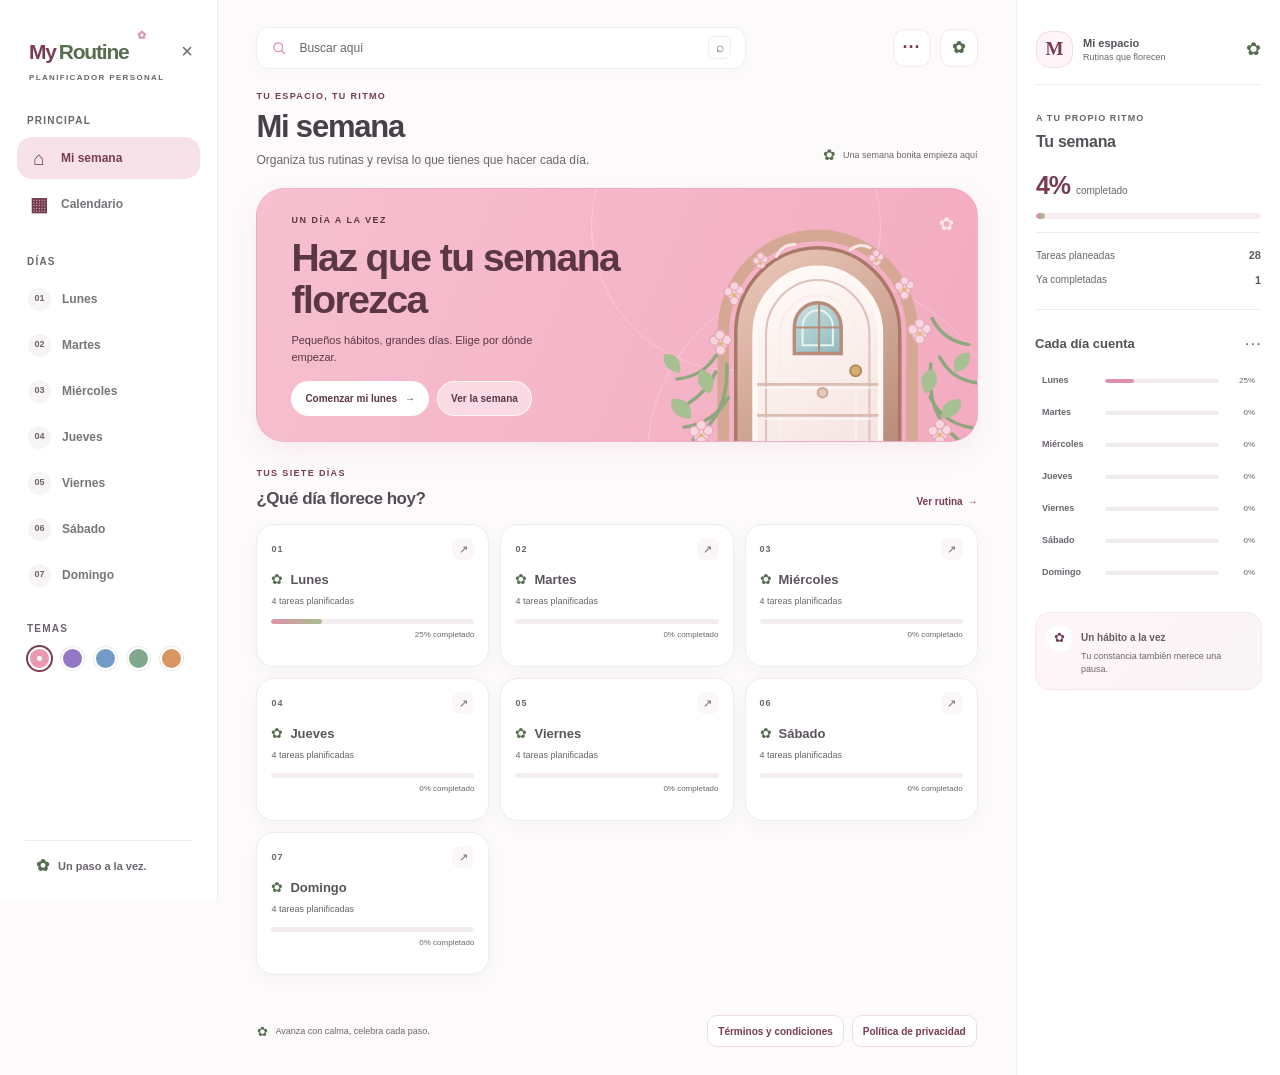
<file: index.html>
<!DOCTYPE html>
<html lang="es">
<head>
    <meta charset="UTF-8">
    <meta name="viewport" content="width=device-width, initial-scale=1.0">
    <meta name="theme-color" content="#fcf9fb">
    <title>MyRoutine · Mi semana</title>
    <link rel="stylesheet" href="base.css">
    <link rel="stylesheet" href="style.css">
</head>
<body>
    <button class="sidebar-open-btn" id="sidebarOpenBtn" type="button" aria-label="Abrir menú" aria-controls="sidebar">☰</button>
    <aside class="sidebar" id="sidebar">
        <button class="sidebar-toggle" id="sidebarToggle" type="button" aria-label="Cerrar menú">×</button>
        <a class="logo" href="index.html" aria-label="MyRoutine, mi semana"><span class="logo-my">My</span><span class="logo-routine">Routine</span><span class="logo-spark" aria-hidden="true">✿</span></a>
        <p class="side-caption">PLANIFICADOR PERSONAL</p>
        <p class="menu-title">Principal</p>
        <nav class="menu" aria-label="Principal">
            <a href="index.html" class="week-link active" aria-current="page"><span class="nav-symbol" aria-hidden="true">⌂</span><span>Mi semana</span></a>
            <a href="calendario.html" class="week-link"><span class="nav-symbol" aria-hidden="true">▦</span><span>Calendario</span></a>
        </nav>
        <p class="menu-title days-title">Días</p>
        <nav class="menu days-menu" aria-label="Días de la semana">
            <a href="lunes.html" class="day-link"><span class="day-index">01</span><span>Lunes</span></a>
<a href="martes.html" class="day-link"><span class="day-index">02</span><span>Martes</span></a>
<a href="miercoles.html" class="day-link"><span class="day-index">03</span><span>Miércoles</span></a>
<a href="jueves.html" class="day-link"><span class="day-index">04</span><span>Jueves</span></a>
<a href="viernes.html" class="day-link"><span class="day-index">05</span><span>Viernes</span></a>
<a href="sabado.html" class="day-link"><span class="day-index">06</span><span>Sábado</span></a>
<a href="domingo.html" class="day-link"><span class="day-index">07</span><span>Domingo</span></a>
        </nav>
        <div class="sidebar-themes"><p class="menu-title">Temas</p><div class="theme-options" id="themeOptions" role="group" aria-label="Elegir tema">
    <button class="theme-circle" data-theme="rosa" style="--swatch:#e89ab0" aria-label="Tema rosa" title="Rosa"></button>
    <button class="theme-circle" data-theme="morado" style="--swatch:#9478c5" aria-label="Tema morado" title="Morado"></button>
    <button class="theme-circle" data-theme="azul" style="--swatch:#729cc5" aria-label="Tema azul" title="Azul"></button>
    <button class="theme-circle" data-theme="verde" style="--swatch:#81a88d" aria-label="Tema verde" title="Verde"></button>
    <button class="theme-circle" data-theme="naranja" style="--swatch:#d99562" aria-label="Tema naranja" title="Naranja"></button>
</div></div>
        <div class="sidebar-note"><span class="note-flower" aria-hidden="true">✿</span><span>Un paso a la vez.</span></div>
    </aside>

    <main class="main index-main">
        <header class="topbar">
            <div class="search-display" aria-label="Buscador visual; no activo"><svg viewBox="0 0 24 24" aria-hidden="true"><circle cx="10.8" cy="10.8" r="6.6"></circle><path d="m16 16 4.2 4.2"></path></svg><span>Buscar aquí</span><span class="search-key" aria-hidden="true">⌕</span></div>
            <div class="topbar-actions" aria-hidden="true"><span class="top-action top-action-chat">···</span><span class="top-action top-action-bell">✿</span></div>
        </header>

        <section class="welcome-row"><div><p class="section-kicker">TU ESPACIO, TU RITMO</p><h1 class="title">Mi semana</h1><p class="subtitle">Organiza tus rutinas y revisa lo que tienes que hacer cada día.</p></div><span class="welcome-date"><span aria-hidden="true">✿</span> Una semana bonita empieza aquí</span></section>

        <section class="hero" aria-labelledby="heroTitle">
            <div class="hero-copy">
                <span class="hero-kicker">UN DÍA A LA VEZ</span>
                <h2 id="heroTitle">Haz que tu semana<br>florezca</h2>
                <p>Pequeños hábitos, grandes días. Elige por dónde empezar.</p>
                <div class="hero-actions"><a class="hero-button primary" href="lunes.html">Comenzar mi lunes <span aria-hidden="true">→</span></a><a class="hero-button secondary" href="#week">Ver la semana</a></div>
            </div>
            <span class="hero-orbit orbit-one" aria-hidden="true"></span><span class="hero-orbit orbit-two" aria-hidden="true"></span>
            <img class="hero-art" src="floral-doorway.svg" alt="">
            <span class="hero-stamp" aria-hidden="true">✿</span>
        </section>

        <section class="week-section" id="week" aria-labelledby="weekTitle">
            <div class="section-heading"><div><p class="section-kicker">TUS SIETE DÍAS</p><h2 id="weekTitle">¿Qué día florece hoy?</h2></div><a href="lunes.html" class="section-link">Ver rutina <span aria-hidden="true">→</span></a></div>
            <div class="week">
                <a href="lunes.html" class="day-card" data-day="lunes">
    <div class="card-top"><span class="card-number">01</span><span class="card-arrow" aria-hidden="true">↗</span></div>
    <div class="card-body">
        <div class="day-title-row"><span class="day-bloom" aria-hidden="true">✿</span><h3>Lunes</h3></div>
        <p class="task-count">0 tareas planificadas</p>
        <div class="progress" role="presentation"><span class="progress-bar"></span></div>
        <div class="progress-text">0% completado</div>
    </div>
</a>
<a href="martes.html" class="day-card" data-day="martes">
    <div class="card-top"><span class="card-number">02</span><span class="card-arrow" aria-hidden="true">↗</span></div>
    <div class="card-body">
        <div class="day-title-row"><span class="day-bloom" aria-hidden="true">✿</span><h3>Martes</h3></div>
        <p class="task-count">0 tareas planificadas</p>
        <div class="progress" role="presentation"><span class="progress-bar"></span></div>
        <div class="progress-text">0% completado</div>
    </div>
</a>
<a href="miercoles.html" class="day-card" data-day="miercoles">
    <div class="card-top"><span class="card-number">03</span><span class="card-arrow" aria-hidden="true">↗</span></div>
    <div class="card-body">
        <div class="day-title-row"><span class="day-bloom" aria-hidden="true">✿</span><h3>Miércoles</h3></div>
        <p class="task-count">0 tareas planificadas</p>
        <div class="progress" role="presentation"><span class="progress-bar"></span></div>
        <div class="progress-text">0% completado</div>
    </div>
</a>
<a href="jueves.html" class="day-card" data-day="jueves">
    <div class="card-top"><span class="card-number">04</span><span class="card-arrow" aria-hidden="true">↗</span></div>
    <div class="card-body">
        <div class="day-title-row"><span class="day-bloom" aria-hidden="true">✿</span><h3>Jueves</h3></div>
        <p class="task-count">0 tareas planificadas</p>
        <div class="progress" role="presentation"><span class="progress-bar"></span></div>
        <div class="progress-text">0% completado</div>
    </div>
</a>
<a href="viernes.html" class="day-card" data-day="viernes">
    <div class="card-top"><span class="card-number">05</span><span class="card-arrow" aria-hidden="true">↗</span></div>
    <div class="card-body">
        <div class="day-title-row"><span class="day-bloom" aria-hidden="true">✿</span><h3>Viernes</h3></div>
        <p class="task-count">0 tareas planificadas</p>
        <div class="progress" role="presentation"><span class="progress-bar"></span></div>
        <div class="progress-text">0% completado</div>
    </div>
</a>
<a href="sabado.html" class="day-card" data-day="sabado">
    <div class="card-top"><span class="card-number">06</span><span class="card-arrow" aria-hidden="true">↗</span></div>
    <div class="card-body">
        <div class="day-title-row"><span class="day-bloom" aria-hidden="true">✿</span><h3>Sábado</h3></div>
        <p class="task-count">0 tareas planificadas</p>
        <div class="progress" role="presentation"><span class="progress-bar"></span></div>
        <div class="progress-text">0% completado</div>
    </div>
</a>
<a href="domingo.html" class="day-card" data-day="domingo">
    <div class="card-top"><span class="card-number">07</span><span class="card-arrow" aria-hidden="true">↗</span></div>
    <div class="card-body">
        <div class="day-title-row"><span class="day-bloom" aria-hidden="true">✿</span><h3>Domingo</h3></div>
        <p class="task-count">0 tareas planificadas</p>
        <div class="progress" role="presentation"><span class="progress-bar"></span></div>
        <div class="progress-text">0% completado</div>
    </div>
</a>
            </div>
        </section>
        <footer class="main-footer">
            <div class="footer-message"><span class="footer-flower" aria-hidden="true">✿</span><span>Avanza con calma, celebra cada paso.</span></div>
            <nav class="legal-links" aria-label="Información legal">
                <a class="legal-link" href="terminos.html">Términos y condiciones</a>
                <a class="legal-link" href="privacidad.html">Política de privacidad</a>
            </nav>
        </footer>
    </main>

    <aside class="right-panel" aria-label="Resumen semanal">
        <section class="profile-mini"><div class="profile-avatar" aria-hidden="true">M</div><div><strong>Mi espacio</strong><span>Rutinas que florecen</span></div><span class="profile-flower" aria-hidden="true">✿</span></section>
        <section class="weekly-summary" aria-labelledby="summaryTitle">
            <div class="rail-heading"><p class="rail-eyebrow">A TU PROPIO RITMO</p><h2 id="summaryTitle">Tu semana</h2></div>
            <div class="weekly-score"><span class="weekly-score-value" id="week-percent">0%</span><span>completado</span></div>
            <div class="summary-progress" role="presentation"><span id="week-progress-bar"></span></div>
            <div class="summary-divider"></div>
            <div class="summary-line"><span>Tareas planeadas</span><strong id="week-total">0</strong></div>
            <div class="summary-line"><span>Ya completadas</span><strong id="week-completed">0</strong></div>
        </section>
        <section class="rail-week" aria-labelledby="railWeekTitle"><div class="rail-section-heading"><h2 id="railWeekTitle">Cada día cuenta</h2><span aria-hidden="true">···</span></div><div class="rail-day-list"><a class="rail-day" href="lunes.html" data-rail-day="lunes"><span class="rail-day-name">Lunes</span><span class="rail-day-meter"><span class="rail-day-fill"></span></span><span class="rail-day-percent">0%</span></a>
<a class="rail-day" href="martes.html" data-rail-day="martes"><span class="rail-day-name">Martes</span><span class="rail-day-meter"><span class="rail-day-fill"></span></span><span class="rail-day-percent">0%</span></a>
<a class="rail-day" href="miercoles.html" data-rail-day="miercoles"><span class="rail-day-name">Miércoles</span><span class="rail-day-meter"><span class="rail-day-fill"></span></span><span class="rail-day-percent">0%</span></a>
<a class="rail-day" href="jueves.html" data-rail-day="jueves"><span class="rail-day-name">Jueves</span><span class="rail-day-meter"><span class="rail-day-fill"></span></span><span class="rail-day-percent">0%</span></a>
<a class="rail-day" href="viernes.html" data-rail-day="viernes"><span class="rail-day-name">Viernes</span><span class="rail-day-meter"><span class="rail-day-fill"></span></span><span class="rail-day-percent">0%</span></a>
<a class="rail-day" href="sabado.html" data-rail-day="sabado"><span class="rail-day-name">Sábado</span><span class="rail-day-meter"><span class="rail-day-fill"></span></span><span class="rail-day-percent">0%</span></a>
<a class="rail-day" href="domingo.html" data-rail-day="domingo"><span class="rail-day-name">Domingo</span><span class="rail-day-meter"><span class="rail-day-fill"></span></span><span class="rail-day-percent">0%</span></a></div></section>
        <section class="rail-message"><span class="message-icon" aria-hidden="true">✿</span><div><strong>Un hábito a la vez</strong><p>Tu constancia también merece una pausa.</p></div></section>
    </aside>
    <script src="script.js"></script>
</body>
</html>
</file>
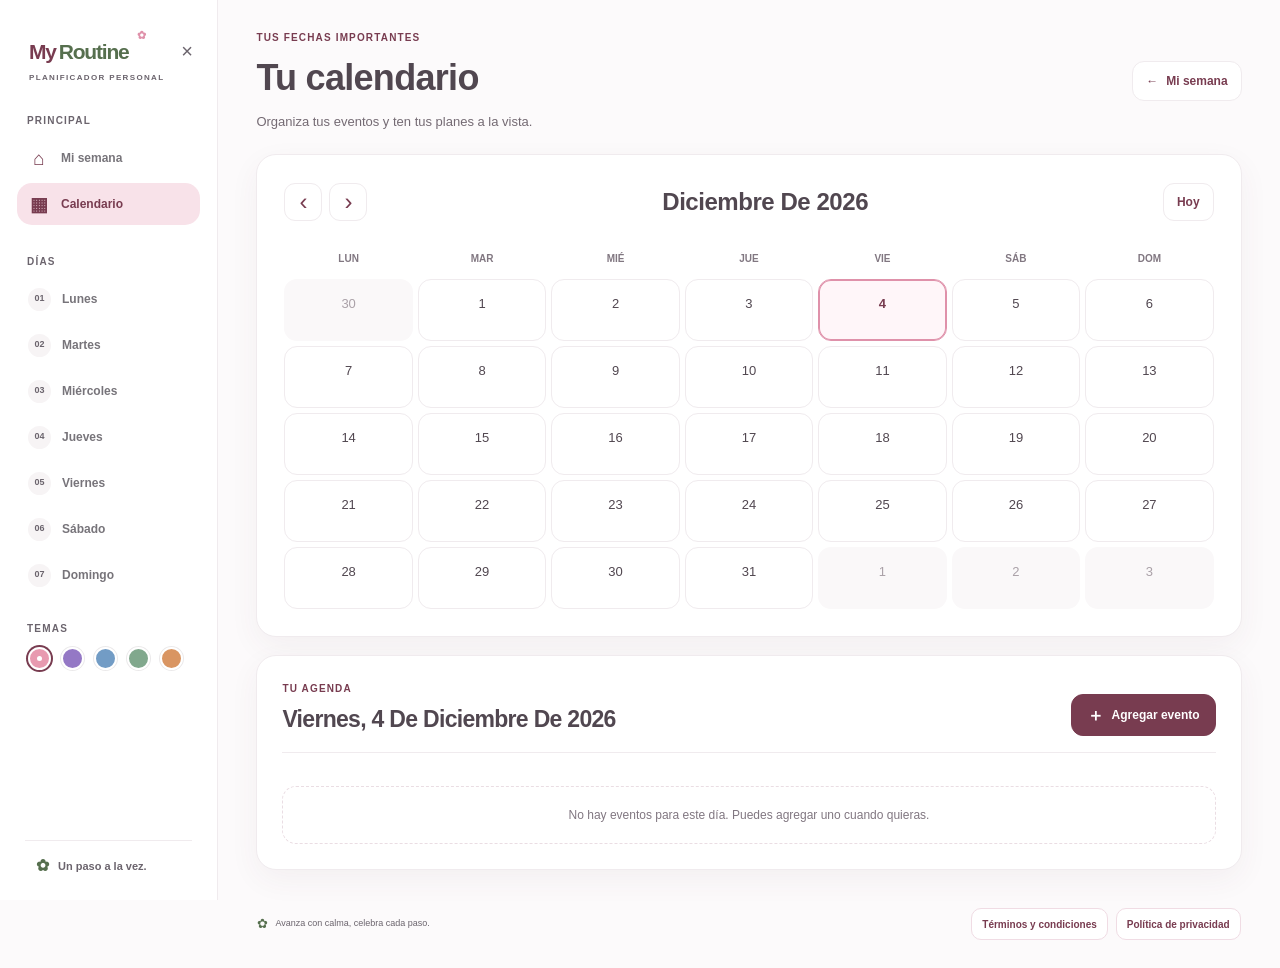
<file: calendario.html>
<!DOCTYPE html>
<html lang="es">
<head>
    <meta charset="UTF-8">
    <meta name="viewport" content="width=device-width, initial-scale=1.0">
    <meta name="theme-color" content="#fcf9fb">
    <title>MyRoutine · Calendario</title>
    <link rel="stylesheet" href="base.css">
    <link rel="stylesheet" href="calendario.css">
</head>
<body>
    <button class="sidebar-open-btn" id="sidebarOpenBtn" type="button" aria-label="Abrir menú" aria-controls="sidebar" aria-expanded="false">☰</button>
    <aside class="sidebar" id="sidebar">
        <button class="sidebar-toggle" id="sidebarToggle" type="button" aria-label="Cerrar menú" aria-controls="sidebar" aria-expanded="true">×</button>
        <a class="logo" href="index.html" aria-label="MyRoutine, mi semana"><span class="logo-my">My</span><span class="logo-routine">Routine</span><span class="logo-spark" aria-hidden="true">✿</span></a>
        <p class="side-caption">PLANIFICADOR PERSONAL</p>
        <p class="menu-title">Principal</p>
        <nav class="menu" aria-label="Principal">
            <a href="index.html" class="week-link"><span class="nav-symbol" aria-hidden="true">⌂</span><span>Mi semana</span></a>
            <a href="calendario.html" class="week-link active" aria-current="page"><span class="nav-symbol" aria-hidden="true">▦</span><span>Calendario</span></a>
        </nav>
        <p class="menu-title days-title">Días</p>
        <nav class="menu days-menu" aria-label="Días de la semana">
            <a href="lunes.html" class="day-link"><span class="day-index">01</span><span>Lunes</span></a>
            <a href="martes.html" class="day-link"><span class="day-index">02</span><span>Martes</span></a>
            <a href="miercoles.html" class="day-link"><span class="day-index">03</span><span>Miércoles</span></a>
            <a href="jueves.html" class="day-link"><span class="day-index">04</span><span>Jueves</span></a>
            <a href="viernes.html" class="day-link"><span class="day-index">05</span><span>Viernes</span></a>
            <a href="sabado.html" class="day-link"><span class="day-index">06</span><span>Sábado</span></a>
            <a href="domingo.html" class="day-link"><span class="day-index">07</span><span>Domingo</span></a>
        </nav>
        <div class="sidebar-themes">
            <p class="menu-title">Temas</p>
            <div class="theme-options" id="themeOptions" role="group" aria-label="Elegir tema">
                <button class="theme-circle" data-theme="rosa" style="--swatch:#e89ab0" aria-label="Tema rosa" title="Rosa"></button>
                <button class="theme-circle" data-theme="morado" style="--swatch:#9478c5" aria-label="Tema morado" title="Morado"></button>
                <button class="theme-circle" data-theme="azul" style="--swatch:#729cc5" aria-label="Tema azul" title="Azul"></button>
                <button class="theme-circle" data-theme="verde" style="--swatch:#81a88d" aria-label="Tema verde" title="Verde"></button>
                <button class="theme-circle" data-theme="naranja" style="--swatch:#d99562" aria-label="Tema naranja" title="Naranja"></button>
            </div>
        </div>
        <div class="sidebar-note"><span class="note-flower" aria-hidden="true">✿</span><span>Un paso a la vez.</span></div>
    </aside>

    <main class="main calendar-main">
        <header class="calendar-page-heading">
            <div>
                <p class="section-kicker">TUS FECHAS IMPORTANTES</p>
                <h1>Tu calendario</h1>
                <p>Organiza tus eventos y ten tus planes a la vista.</p>
            </div>
            <a class="calendar-back-link" href="index.html"><span aria-hidden="true">←</span> Mi semana</a>
        </header>

        <section class="calendar-card" aria-labelledby="monthTitle">
            <div class="calendar-toolbar">
                <div class="month-navigation" aria-label="Navegación del calendario">
                    <button class="calendar-icon-button" id="previousMonth" type="button" aria-label="Mes anterior" title="Mes anterior">‹</button>
                    <button class="calendar-icon-button" id="nextMonth" type="button" aria-label="Mes siguiente" title="Mes siguiente">›</button>
                </div>
                <h2 id="monthTitle" aria-live="polite"></h2>
                <button class="calendar-today-button" id="todayButton" type="button">Hoy</button>
            </div>
            <div class="calendar-weekdays" aria-hidden="true">
                <span>Lun</span><span>Mar</span><span>Mié</span><span>Jue</span><span>Vie</span><span>Sáb</span><span>Dom</span>
            </div>
            <div class="calendar-grid" id="calendarGrid" role="group" aria-label="Días del mes"></div>
        </section>

        <section class="selected-day-card" aria-labelledby="selectedDateTitle">
            <div class="selected-day-heading">
                <div>
                    <p class="section-kicker">TU AGENDA</p>
                    <h2 id="selectedDateTitle" aria-live="polite"></h2>
                </div>
                <button class="add-event-button" id="addEventButton" type="button"><span aria-hidden="true">＋</span> Agregar evento</button>
            </div>
            <p class="calendar-status" id="calendarStatus" role="status" aria-live="polite"></p>
            <ul class="event-list" id="eventList" aria-labelledby="selectedDateTitle"></ul>
            <p class="empty-events" id="emptyEvents">No hay eventos para este día. Puedes agregar uno cuando quieras.</p>

            <form class="event-form" id="eventForm" hidden>
                <div class="event-form-heading">
                    <div><p class="section-kicker">DETALLES</p><h3 id="eventFormTitle">Nuevo evento</h3></div>
                    <button class="form-close-button" id="cancelEventButton" type="button" aria-label="Cancelar y cerrar formulario">×</button>
                </div>
                <div class="form-field">
                    <label for="eventTitle">Título</label>
                    <input id="eventTitle" name="title" type="text" autocomplete="off" required placeholder="Por ejemplo, cita con el dentista">
                </div>
                <div class="form-field-grid">
                    <div class="form-field">
                        <label for="eventDate">Fecha</label>
                        <input id="eventDate" name="startDate" type="date" required>
                    </div>
                    <div class="form-field">
                        <label for="eventTime">Hora <span>(opcional)</span></label>
                        <input id="eventTime" name="time" type="time">
                    </div>
                </div>
                <div class="form-field">
                    <label for="eventRecurrence">Repetir</label>
                    <select id="eventRecurrence" name="recurrence">
                        <option value="none">No se repite</option>
                        <option value="daily">Cada día</option>
                        <option value="weekly">Cada semana</option>
                        <option value="monthly">Cada mes</option>
                    </select>
                </div>
                <div class="form-field" id="endDateField" hidden>
                    <label for="eventEndDate">Repetir hasta <span>(opcional)</span></label>
                    <input id="eventEndDate" name="endDate" type="date">
                </div>
                <p class="event-form-error" id="eventFormError" role="alert" hidden></p>
                <div class="event-form-actions">
                    <button class="form-cancel-button" id="cancelEventButtonBottom" type="button">Cancelar</button>
                    <button class="form-save-button" type="submit">Guardar evento</button>
                </div>
            </form>
        </section>

        <footer class="main-footer">
            <div class="footer-message"><span class="footer-flower" aria-hidden="true">✿</span><span>Avanza con calma, celebra cada paso.</span></div>
            <nav class="legal-links" aria-label="Información legal">
                <a class="legal-link" href="terminos.html">Términos y condiciones</a>
                <a class="legal-link" href="privacidad.html">Política de privacidad</a>
            </nav>
        </footer>
    </main>
    <script src="script.js"></script>
    <script src="calendario.js"></script>
</body>
</html>
</file>
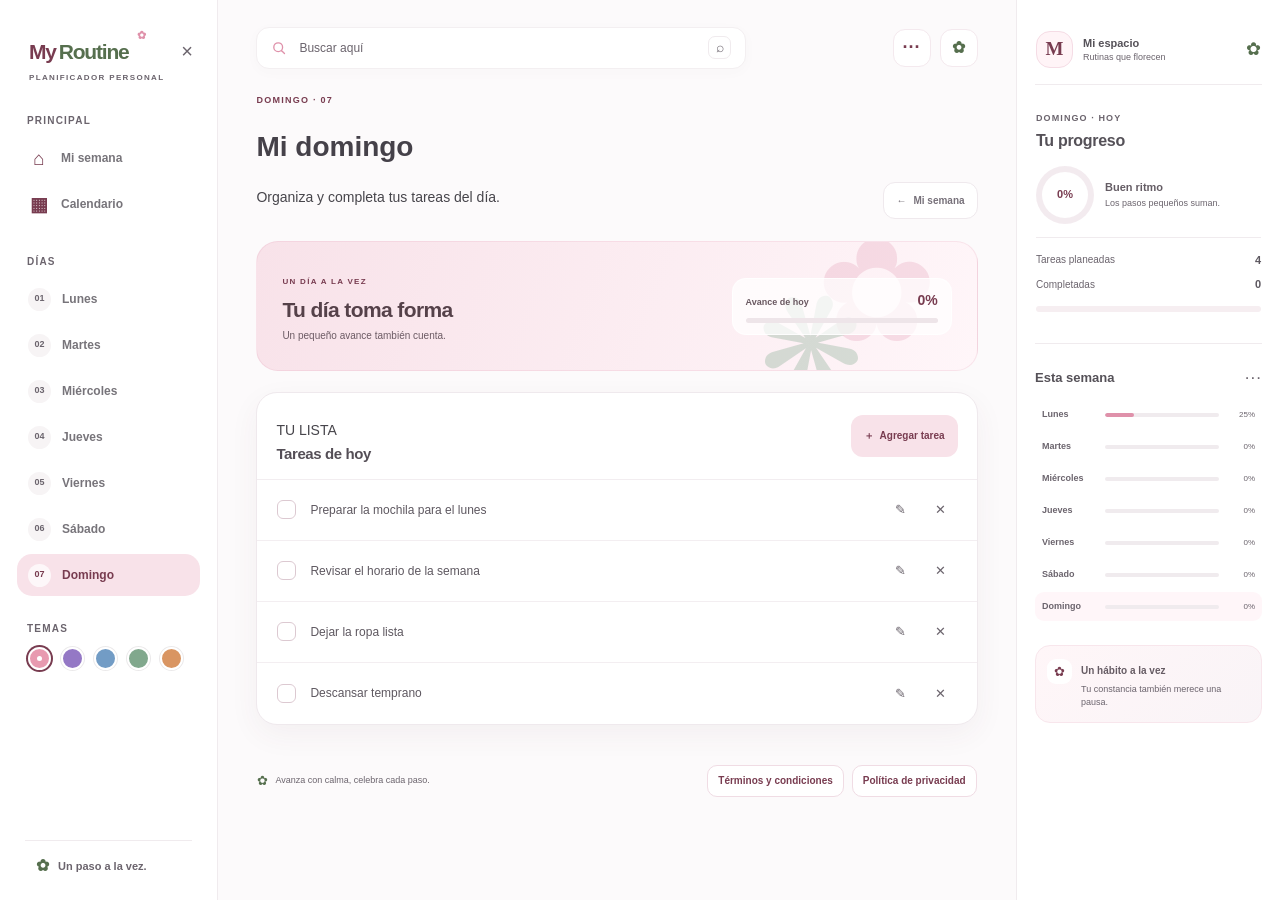
<file: domingo.html>
<!DOCTYPE html>
<html lang="es">
<head>
    <meta charset="UTF-8">
    <meta name="viewport" content="width=device-width, initial-scale=1.0">
    <meta name="theme-color" content="#fcf9fb">
    <title>MyRoutine · Mi domingo</title>
    <link rel="stylesheet" href="base.css">
    <link rel="stylesheet" href="dias.css">
</head>
<body data-day="domingo">
    <button class="sidebar-open-btn" id="sidebarOpenBtn" type="button" aria-label="Abrir menú" aria-controls="sidebar">☰</button>

    <aside class="sidebar" id="sidebar">
        <button class="sidebar-toggle" id="sidebarToggle" type="button" aria-label="Cerrar menú">×</button>
        <a class="logo" href="index.html" aria-label="MyRoutine, mi semana"><span class="logo-my">My</span><span class="logo-routine">Routine</span><span class="logo-spark" aria-hidden="true">✿</span></a>
        <p class="side-caption">PLANIFICADOR PERSONAL</p>
        <p class="menu-title">Principal</p>
        <nav class="menu" aria-label="Principal">
            <a href="index.html" class="week-link"><span class="nav-symbol" aria-hidden="true">⌂</span><span>Mi semana</span></a>
            <a href="calendario.html" class="week-link"><span class="nav-symbol" aria-hidden="true">▦</span><span>Calendario</span></a>
        </nav>
        <p class="menu-title days-title">Días</p>
        <nav class="menu days-menu" aria-label="Días de la semana">
            <a href="lunes.html" class="day-link"><span class="day-index">01</span><span>Lunes</span></a>
<a href="martes.html" class="day-link"><span class="day-index">02</span><span>Martes</span></a>
<a href="miercoles.html" class="day-link"><span class="day-index">03</span><span>Miércoles</span></a>
<a href="jueves.html" class="day-link"><span class="day-index">04</span><span>Jueves</span></a>
<a href="viernes.html" class="day-link"><span class="day-index">05</span><span>Viernes</span></a>
<a href="sabado.html" class="day-link"><span class="day-index">06</span><span>Sábado</span></a>
<a href="domingo.html" class="day-link active" aria-current="page"><span class="day-index">07</span><span>Domingo</span></a>
        </nav>
        <div class="sidebar-themes">
            <p class="menu-title">Temas</p>
            <div class="theme-options" id="themeOptions" role="group" aria-label="Elegir tema">
    <button class="theme-circle" data-theme="rosa" style="--swatch:#e89ab0" aria-label="Tema rosa" title="Rosa"></button>
    <button class="theme-circle" data-theme="morado" style="--swatch:#9478c5" aria-label="Tema morado" title="Morado"></button>
    <button class="theme-circle" data-theme="azul" style="--swatch:#729cc5" aria-label="Tema azul" title="Azul"></button>
    <button class="theme-circle" data-theme="verde" style="--swatch:#81a88d" aria-label="Tema verde" title="Verde"></button>
    <button class="theme-circle" data-theme="naranja" style="--swatch:#d99562" aria-label="Tema naranja" title="Naranja"></button>
</div>
        </div>
        <div class="sidebar-note"><span class="note-flower" aria-hidden="true">✿</span><span>Un paso a la vez.</span></div>
    </aside>

    <main class="main daily-main">
        <header class="topbar">
            <div class="search-display" aria-label="Buscador visual; no activo">
                <svg viewBox="0 0 24 24" aria-hidden="true"><circle cx="10.8" cy="10.8" r="6.6"></circle><path d="m16 16 4.2 4.2"></path></svg>
                <span>Buscar aquí</span>
                <span class="search-key" aria-hidden="true">⌕</span>
            </div>
            <div class="topbar-actions" aria-hidden="true"><span class="top-action top-action-chat">···</span><span class="top-action top-action-bell">✿</span></div>
        </header>

        <div class="day-heading">
            <div>
                <p class="day-label">DOMINGO · 07</p>
                <h1 class="title">Mi domingo</h1>
                <p class="subtitle">Organiza y completa tus tareas del día.</p>
            </div>
            <a href="index.html" class="back"><span aria-hidden="true">←</span> Mi semana</a>
        </div>

        <section class="day-hero" aria-label="Tu ritmo de hoy">
            <div class="day-hero-copy">
                <span class="eyebrow">UN DÍA A LA VEZ</span>
                <h2>Tu día toma forma</h2>
                <p>Un pequeño avance también cuenta.</p>
            </div>
            <div class="day-hero-progress" role="group" aria-label="Progreso del día">
                <div class="day-hero-progress-label"><span>Avance de hoy</span><strong id="day-progress-copy">0%</strong></div>
                <div class="day-hero-progress-track" aria-hidden="true"><span id="day-progress-hero"></span></div>
            </div>
            <span class="day-hero-flower" aria-hidden="true">✿</span>
            <span class="day-hero-sprig" aria-hidden="true">❋</span>
        </section>

        <section class="tasks" aria-labelledby="tasksTitle">
            <div class="tasks-header">
                <div><p class="section-kicker">TU LISTA</p><h2 id="tasksTitle">Tareas de hoy</h2></div>
                <button class="add-button" id="addTaskBtn" type="button"><span aria-hidden="true">＋</span> Agregar tarea</button>
            </div>
            <div id="tasksList"></div>
        </section>
        <footer class="main-footer">
            <div class="footer-message"><span class="footer-flower" aria-hidden="true">✿</span><span>Avanza con calma, celebra cada paso.</span></div>
            <nav class="legal-links" aria-label="Información legal">
                <a class="legal-link" href="terminos.html">Términos y condiciones</a>
                <a class="legal-link" href="privacidad.html">Política de privacidad</a>
            </nav>
        </footer>
    </main>

    <aside class="right-panel" aria-label="Resumen de la semana">
        <section class="profile-mini">
            <div class="profile-avatar" aria-hidden="true">M</div>
            <div><strong>Mi espacio</strong><span>Rutinas que florecen</span></div>
            <span class="profile-flower" aria-hidden="true">✿</span>
        </section>
        <section class="daily-summary" aria-labelledby="summaryTitle">
            <p class="rail-eyebrow">DOMINGO · HOY</p>
            <h2 id="summaryTitle">Tu progreso</h2>
            <div class="summary-feature">
                <div class="summary-ring" role="img" aria-label="0% completado"><span id="summary-percent" aria-hidden="true">0%</span></div>
                <div><strong>Buen ritmo</strong><span>Los pasos pequeños suman.</span></div>
            </div>
            <div class="summary-divider"></div>
            <div class="summary-line"><span>Tareas planeadas</span><strong id="summary-total">0</strong></div>
            <div class="summary-line"><span>Completadas</span><strong id="summary-completed">0</strong></div>
            <div class="summary-progress" role="presentation"><span id="day-progress-bar"></span></div>
        </section>
        <section class="rail-week" aria-labelledby="railWeekTitle">
            <div class="rail-section-heading"><h2 id="railWeekTitle">Esta semana</h2><span aria-hidden="true">···</span></div>
            <div class="rail-day-list">
                <a class="rail-day" href="lunes.html" data-rail-day="lunes"><span class="rail-day-name">Lunes</span><span class="rail-day-meter"><span class="rail-day-fill"></span></span><span class="rail-day-percent">0%</span></a>
<a class="rail-day" href="martes.html" data-rail-day="martes"><span class="rail-day-name">Martes</span><span class="rail-day-meter"><span class="rail-day-fill"></span></span><span class="rail-day-percent">0%</span></a>
<a class="rail-day" href="miercoles.html" data-rail-day="miercoles"><span class="rail-day-name">Miércoles</span><span class="rail-day-meter"><span class="rail-day-fill"></span></span><span class="rail-day-percent">0%</span></a>
<a class="rail-day" href="jueves.html" data-rail-day="jueves"><span class="rail-day-name">Jueves</span><span class="rail-day-meter"><span class="rail-day-fill"></span></span><span class="rail-day-percent">0%</span></a>
<a class="rail-day" href="viernes.html" data-rail-day="viernes"><span class="rail-day-name">Viernes</span><span class="rail-day-meter"><span class="rail-day-fill"></span></span><span class="rail-day-percent">0%</span></a>
<a class="rail-day" href="sabado.html" data-rail-day="sabado"><span class="rail-day-name">Sábado</span><span class="rail-day-meter"><span class="rail-day-fill"></span></span><span class="rail-day-percent">0%</span></a>
<a class="rail-day" href="domingo.html" data-rail-day="domingo"><span class="rail-day-name">Domingo</span><span class="rail-day-meter"><span class="rail-day-fill"></span></span><span class="rail-day-percent">0%</span></a>
            </div>
        </section>
        <section class="rail-message"><span class="message-icon" aria-hidden="true">✿</span><div><strong>Un hábito a la vez</strong><p>Tu constancia también merece una pausa.</p></div></section>
    </aside>

    <script src="script.js"></script>
</body>
</html>
</file>
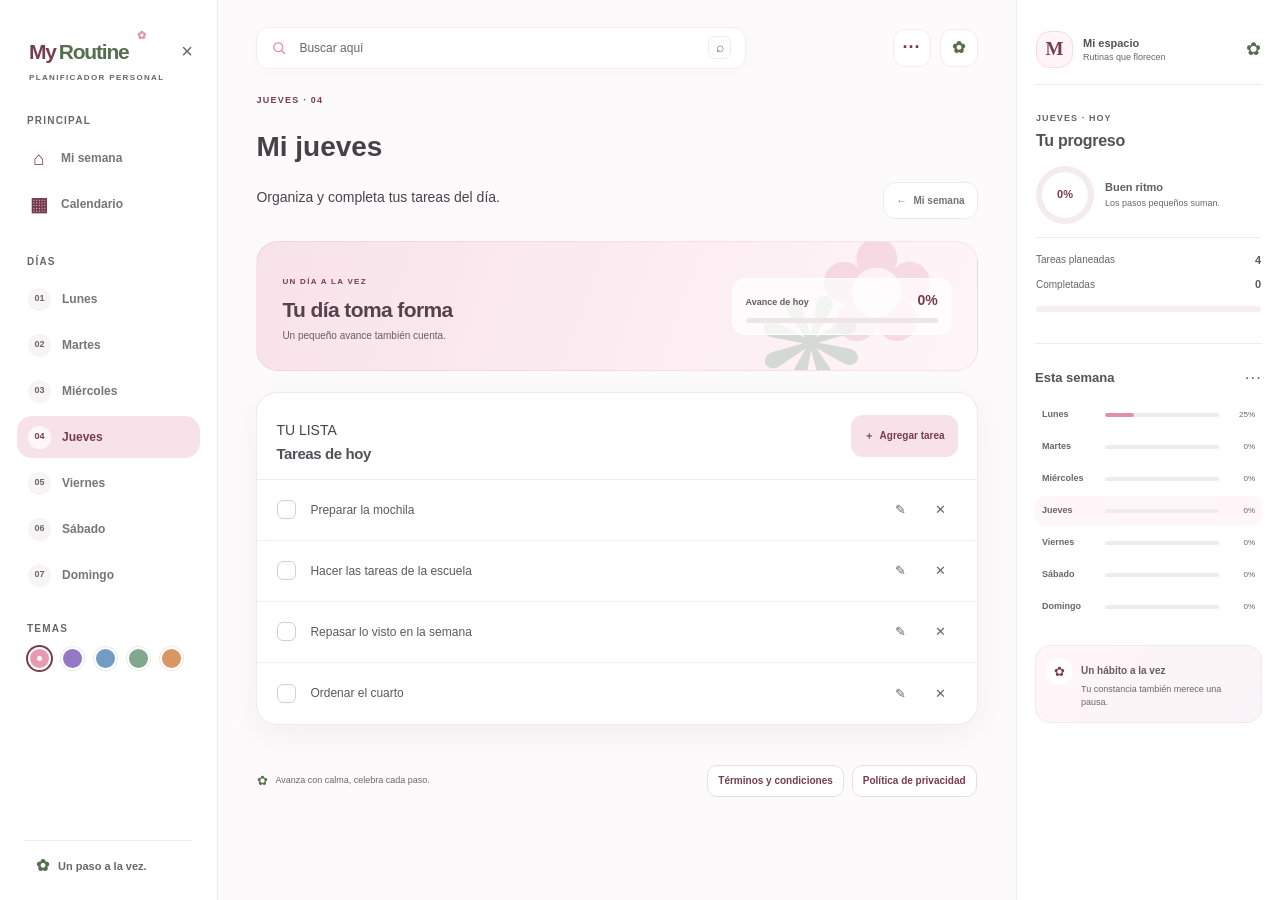
<file: jueves.html>
<!DOCTYPE html>
<html lang="es">
<head>
    <meta charset="UTF-8">
    <meta name="viewport" content="width=device-width, initial-scale=1.0">
    <meta name="theme-color" content="#fcf9fb">
    <title>MyRoutine · Mi jueves</title>
    <link rel="stylesheet" href="base.css">
    <link rel="stylesheet" href="dias.css">
</head>
<body data-day="jueves">
    <button class="sidebar-open-btn" id="sidebarOpenBtn" type="button" aria-label="Abrir menú" aria-controls="sidebar">☰</button>

    <aside class="sidebar" id="sidebar">
        <button class="sidebar-toggle" id="sidebarToggle" type="button" aria-label="Cerrar menú">×</button>
        <a class="logo" href="index.html" aria-label="MyRoutine, mi semana"><span class="logo-my">My</span><span class="logo-routine">Routine</span><span class="logo-spark" aria-hidden="true">✿</span></a>
        <p class="side-caption">PLANIFICADOR PERSONAL</p>
        <p class="menu-title">Principal</p>
        <nav class="menu" aria-label="Principal">
            <a href="index.html" class="week-link"><span class="nav-symbol" aria-hidden="true">⌂</span><span>Mi semana</span></a>
            <a href="calendario.html" class="week-link"><span class="nav-symbol" aria-hidden="true">▦</span><span>Calendario</span></a>
        </nav>
        <p class="menu-title days-title">Días</p>
        <nav class="menu days-menu" aria-label="Días de la semana">
            <a href="lunes.html" class="day-link"><span class="day-index">01</span><span>Lunes</span></a>
<a href="martes.html" class="day-link"><span class="day-index">02</span><span>Martes</span></a>
<a href="miercoles.html" class="day-link"><span class="day-index">03</span><span>Miércoles</span></a>
<a href="jueves.html" class="day-link active" aria-current="page"><span class="day-index">04</span><span>Jueves</span></a>
<a href="viernes.html" class="day-link"><span class="day-index">05</span><span>Viernes</span></a>
<a href="sabado.html" class="day-link"><span class="day-index">06</span><span>Sábado</span></a>
<a href="domingo.html" class="day-link"><span class="day-index">07</span><span>Domingo</span></a>
        </nav>
        <div class="sidebar-themes">
            <p class="menu-title">Temas</p>
            <div class="theme-options" id="themeOptions" role="group" aria-label="Elegir tema">
    <button class="theme-circle" data-theme="rosa" style="--swatch:#e89ab0" aria-label="Tema rosa" title="Rosa"></button>
    <button class="theme-circle" data-theme="morado" style="--swatch:#9478c5" aria-label="Tema morado" title="Morado"></button>
    <button class="theme-circle" data-theme="azul" style="--swatch:#729cc5" aria-label="Tema azul" title="Azul"></button>
    <button class="theme-circle" data-theme="verde" style="--swatch:#81a88d" aria-label="Tema verde" title="Verde"></button>
    <button class="theme-circle" data-theme="naranja" style="--swatch:#d99562" aria-label="Tema naranja" title="Naranja"></button>
</div>
        </div>
        <div class="sidebar-note"><span class="note-flower" aria-hidden="true">✿</span><span>Un paso a la vez.</span></div>
    </aside>

    <main class="main daily-main">
        <header class="topbar">
            <div class="search-display" aria-label="Buscador visual; no activo">
                <svg viewBox="0 0 24 24" aria-hidden="true"><circle cx="10.8" cy="10.8" r="6.6"></circle><path d="m16 16 4.2 4.2"></path></svg>
                <span>Buscar aquí</span>
                <span class="search-key" aria-hidden="true">⌕</span>
            </div>
            <div class="topbar-actions" aria-hidden="true"><span class="top-action top-action-chat">···</span><span class="top-action top-action-bell">✿</span></div>
        </header>

        <div class="day-heading">
            <div>
                <p class="day-label">JUEVES · 04</p>
                <h1 class="title">Mi jueves</h1>
                <p class="subtitle">Organiza y completa tus tareas del día.</p>
            </div>
            <a href="index.html" class="back"><span aria-hidden="true">←</span> Mi semana</a>
        </div>

        <section class="day-hero" aria-label="Tu ritmo de hoy">
            <div class="day-hero-copy">
                <span class="eyebrow">UN DÍA A LA VEZ</span>
                <h2>Tu día toma forma</h2>
                <p>Un pequeño avance también cuenta.</p>
            </div>
            <div class="day-hero-progress" role="group" aria-label="Progreso del día">
                <div class="day-hero-progress-label"><span>Avance de hoy</span><strong id="day-progress-copy">0%</strong></div>
                <div class="day-hero-progress-track" aria-hidden="true"><span id="day-progress-hero"></span></div>
            </div>
            <span class="day-hero-flower" aria-hidden="true">✿</span>
            <span class="day-hero-sprig" aria-hidden="true">❋</span>
        </section>

        <section class="tasks" aria-labelledby="tasksTitle">
            <div class="tasks-header">
                <div><p class="section-kicker">TU LISTA</p><h2 id="tasksTitle">Tareas de hoy</h2></div>
                <button class="add-button" id="addTaskBtn" type="button"><span aria-hidden="true">＋</span> Agregar tarea</button>
            </div>
            <div id="tasksList"></div>
        </section>
        <footer class="main-footer">
            <div class="footer-message"><span class="footer-flower" aria-hidden="true">✿</span><span>Avanza con calma, celebra cada paso.</span></div>
            <nav class="legal-links" aria-label="Información legal">
                <a class="legal-link" href="terminos.html">Términos y condiciones</a>
                <a class="legal-link" href="privacidad.html">Política de privacidad</a>
            </nav>
        </footer>
    </main>

    <aside class="right-panel" aria-label="Resumen de la semana">
        <section class="profile-mini">
            <div class="profile-avatar" aria-hidden="true">M</div>
            <div><strong>Mi espacio</strong><span>Rutinas que florecen</span></div>
            <span class="profile-flower" aria-hidden="true">✿</span>
        </section>
        <section class="daily-summary" aria-labelledby="summaryTitle">
            <p class="rail-eyebrow">JUEVES · HOY</p>
            <h2 id="summaryTitle">Tu progreso</h2>
            <div class="summary-feature">
                <div class="summary-ring" role="img" aria-label="0% completado"><span id="summary-percent" aria-hidden="true">0%</span></div>
                <div><strong>Buen ritmo</strong><span>Los pasos pequeños suman.</span></div>
            </div>
            <div class="summary-divider"></div>
            <div class="summary-line"><span>Tareas planeadas</span><strong id="summary-total">0</strong></div>
            <div class="summary-line"><span>Completadas</span><strong id="summary-completed">0</strong></div>
            <div class="summary-progress" role="presentation"><span id="day-progress-bar"></span></div>
        </section>
        <section class="rail-week" aria-labelledby="railWeekTitle">
            <div class="rail-section-heading"><h2 id="railWeekTitle">Esta semana</h2><span aria-hidden="true">···</span></div>
            <div class="rail-day-list">
                <a class="rail-day" href="lunes.html" data-rail-day="lunes"><span class="rail-day-name">Lunes</span><span class="rail-day-meter"><span class="rail-day-fill"></span></span><span class="rail-day-percent">0%</span></a>
<a class="rail-day" href="martes.html" data-rail-day="martes"><span class="rail-day-name">Martes</span><span class="rail-day-meter"><span class="rail-day-fill"></span></span><span class="rail-day-percent">0%</span></a>
<a class="rail-day" href="miercoles.html" data-rail-day="miercoles"><span class="rail-day-name">Miércoles</span><span class="rail-day-meter"><span class="rail-day-fill"></span></span><span class="rail-day-percent">0%</span></a>
<a class="rail-day" href="jueves.html" data-rail-day="jueves"><span class="rail-day-name">Jueves</span><span class="rail-day-meter"><span class="rail-day-fill"></span></span><span class="rail-day-percent">0%</span></a>
<a class="rail-day" href="viernes.html" data-rail-day="viernes"><span class="rail-day-name">Viernes</span><span class="rail-day-meter"><span class="rail-day-fill"></span></span><span class="rail-day-percent">0%</span></a>
<a class="rail-day" href="sabado.html" data-rail-day="sabado"><span class="rail-day-name">Sábado</span><span class="rail-day-meter"><span class="rail-day-fill"></span></span><span class="rail-day-percent">0%</span></a>
<a class="rail-day" href="domingo.html" data-rail-day="domingo"><span class="rail-day-name">Domingo</span><span class="rail-day-meter"><span class="rail-day-fill"></span></span><span class="rail-day-percent">0%</span></a>
            </div>
        </section>
        <section class="rail-message"><span class="message-icon" aria-hidden="true">✿</span><div><strong>Un hábito a la vez</strong><p>Tu constancia también merece una pausa.</p></div></section>
    </aside>

    <script src="script.js"></script>
</body>
</html>
</file>
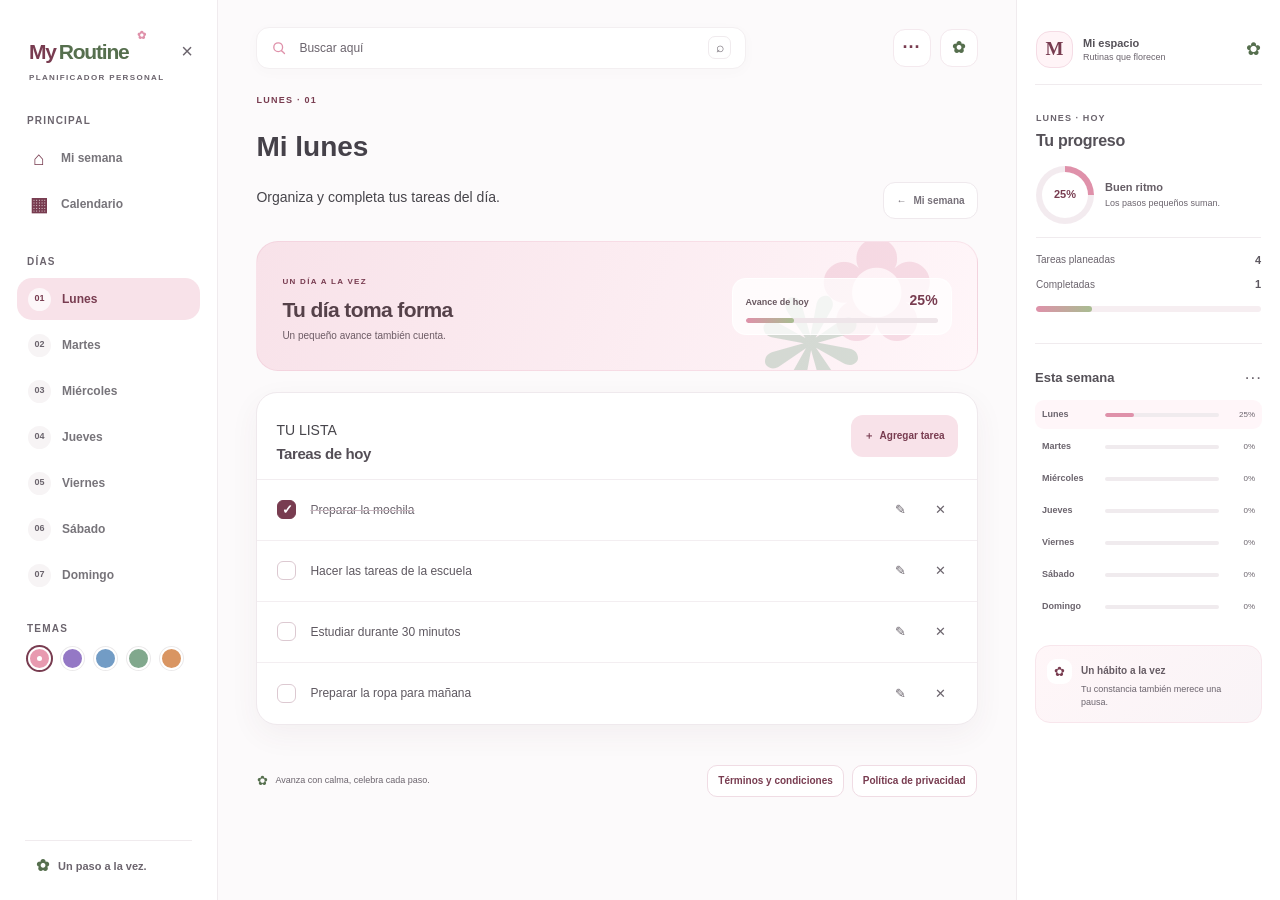
<file: lunes.html>
<!DOCTYPE html>
<html lang="es">
<head>
    <meta charset="UTF-8">
    <meta name="viewport" content="width=device-width, initial-scale=1.0">
    <meta name="theme-color" content="#fcf9fb">
    <title>MyRoutine · Mi lunes</title>
    <link rel="stylesheet" href="base.css">
    <link rel="stylesheet" href="dias.css">
</head>
<body data-day="lunes">
    <button class="sidebar-open-btn" id="sidebarOpenBtn" type="button" aria-label="Abrir menú" aria-controls="sidebar">☰</button>

    <aside class="sidebar" id="sidebar">
        <button class="sidebar-toggle" id="sidebarToggle" type="button" aria-label="Cerrar menú">×</button>
        <a class="logo" href="index.html" aria-label="MyRoutine, mi semana"><span class="logo-my">My</span><span class="logo-routine">Routine</span><span class="logo-spark" aria-hidden="true">✿</span></a>
        <p class="side-caption">PLANIFICADOR PERSONAL</p>
        <p class="menu-title">Principal</p>
        <nav class="menu" aria-label="Principal">
            <a href="index.html" class="week-link"><span class="nav-symbol" aria-hidden="true">⌂</span><span>Mi semana</span></a>
            <a href="calendario.html" class="week-link"><span class="nav-symbol" aria-hidden="true">▦</span><span>Calendario</span></a>
        </nav>
        <p class="menu-title days-title">Días</p>
        <nav class="menu days-menu" aria-label="Días de la semana">
            <a href="lunes.html" class="day-link active" aria-current="page"><span class="day-index">01</span><span>Lunes</span></a>
<a href="martes.html" class="day-link"><span class="day-index">02</span><span>Martes</span></a>
<a href="miercoles.html" class="day-link"><span class="day-index">03</span><span>Miércoles</span></a>
<a href="jueves.html" class="day-link"><span class="day-index">04</span><span>Jueves</span></a>
<a href="viernes.html" class="day-link"><span class="day-index">05</span><span>Viernes</span></a>
<a href="sabado.html" class="day-link"><span class="day-index">06</span><span>Sábado</span></a>
<a href="domingo.html" class="day-link"><span class="day-index">07</span><span>Domingo</span></a>
        </nav>
        <div class="sidebar-themes">
            <p class="menu-title">Temas</p>
            <div class="theme-options" id="themeOptions" role="group" aria-label="Elegir tema">
    <button class="theme-circle" data-theme="rosa" style="--swatch:#e89ab0" aria-label="Tema rosa" title="Rosa"></button>
    <button class="theme-circle" data-theme="morado" style="--swatch:#9478c5" aria-label="Tema morado" title="Morado"></button>
    <button class="theme-circle" data-theme="azul" style="--swatch:#729cc5" aria-label="Tema azul" title="Azul"></button>
    <button class="theme-circle" data-theme="verde" style="--swatch:#81a88d" aria-label="Tema verde" title="Verde"></button>
    <button class="theme-circle" data-theme="naranja" style="--swatch:#d99562" aria-label="Tema naranja" title="Naranja"></button>
</div>
        </div>
        <div class="sidebar-note"><span class="note-flower" aria-hidden="true">✿</span><span>Un paso a la vez.</span></div>
    </aside>

    <main class="main daily-main">
        <header class="topbar">
            <div class="search-display" aria-label="Buscador visual; no activo">
                <svg viewBox="0 0 24 24" aria-hidden="true"><circle cx="10.8" cy="10.8" r="6.6"></circle><path d="m16 16 4.2 4.2"></path></svg>
                <span>Buscar aquí</span>
                <span class="search-key" aria-hidden="true">⌕</span>
            </div>
            <div class="topbar-actions" aria-hidden="true"><span class="top-action top-action-chat">···</span><span class="top-action top-action-bell">✿</span></div>
        </header>

        <div class="day-heading">
            <div>
                <p class="day-label">LUNES · 01</p>
                <h1 class="title">Mi lunes</h1>
                <p class="subtitle">Organiza y completa tus tareas del día.</p>
            </div>
            <a href="index.html" class="back"><span aria-hidden="true">←</span> Mi semana</a>
        </div>

        <section class="day-hero" aria-label="Tu ritmo de hoy">
            <div class="day-hero-copy">
                <span class="eyebrow">UN DÍA A LA VEZ</span>
                <h2>Tu día toma forma</h2>
                <p>Un pequeño avance también cuenta.</p>
            </div>
            <div class="day-hero-progress" role="group" aria-label="Progreso del día">
                <div class="day-hero-progress-label"><span>Avance de hoy</span><strong id="day-progress-copy">0%</strong></div>
                <div class="day-hero-progress-track" aria-hidden="true"><span id="day-progress-hero"></span></div>
            </div>
            <span class="day-hero-flower" aria-hidden="true">✿</span>
            <span class="day-hero-sprig" aria-hidden="true">❋</span>
        </section>

        <section class="tasks" aria-labelledby="tasksTitle">
            <div class="tasks-header">
                <div><p class="section-kicker">TU LISTA</p><h2 id="tasksTitle">Tareas de hoy</h2></div>
                <button class="add-button" id="addTaskBtn" type="button"><span aria-hidden="true">＋</span> Agregar tarea</button>
            </div>
            <div id="tasksList"></div>
        </section>
        <footer class="main-footer">
            <div class="footer-message"><span class="footer-flower" aria-hidden="true">✿</span><span>Avanza con calma, celebra cada paso.</span></div>
            <nav class="legal-links" aria-label="Información legal">
                <a class="legal-link" href="terminos.html">Términos y condiciones</a>
                <a class="legal-link" href="privacidad.html">Política de privacidad</a>
            </nav>
        </footer>
    </main>

    <aside class="right-panel" aria-label="Resumen de la semana">
        <section class="profile-mini">
            <div class="profile-avatar" aria-hidden="true">M</div>
            <div><strong>Mi espacio</strong><span>Rutinas que florecen</span></div>
            <span class="profile-flower" aria-hidden="true">✿</span>
        </section>
        <section class="daily-summary" aria-labelledby="summaryTitle">
            <p class="rail-eyebrow">LUNES · HOY</p>
            <h2 id="summaryTitle">Tu progreso</h2>
            <div class="summary-feature">
                <div class="summary-ring" role="img" aria-label="0% completado"><span id="summary-percent" aria-hidden="true">0%</span></div>
                <div><strong>Buen ritmo</strong><span>Los pasos pequeños suman.</span></div>
            </div>
            <div class="summary-divider"></div>
            <div class="summary-line"><span>Tareas planeadas</span><strong id="summary-total">0</strong></div>
            <div class="summary-line"><span>Completadas</span><strong id="summary-completed">0</strong></div>
            <div class="summary-progress" role="presentation"><span id="day-progress-bar"></span></div>
        </section>
        <section class="rail-week" aria-labelledby="railWeekTitle">
            <div class="rail-section-heading"><h2 id="railWeekTitle">Esta semana</h2><span aria-hidden="true">···</span></div>
            <div class="rail-day-list">
                <a class="rail-day" href="lunes.html" data-rail-day="lunes"><span class="rail-day-name">Lunes</span><span class="rail-day-meter"><span class="rail-day-fill"></span></span><span class="rail-day-percent">0%</span></a>
<a class="rail-day" href="martes.html" data-rail-day="martes"><span class="rail-day-name">Martes</span><span class="rail-day-meter"><span class="rail-day-fill"></span></span><span class="rail-day-percent">0%</span></a>
<a class="rail-day" href="miercoles.html" data-rail-day="miercoles"><span class="rail-day-name">Miércoles</span><span class="rail-day-meter"><span class="rail-day-fill"></span></span><span class="rail-day-percent">0%</span></a>
<a class="rail-day" href="jueves.html" data-rail-day="jueves"><span class="rail-day-name">Jueves</span><span class="rail-day-meter"><span class="rail-day-fill"></span></span><span class="rail-day-percent">0%</span></a>
<a class="rail-day" href="viernes.html" data-rail-day="viernes"><span class="rail-day-name">Viernes</span><span class="rail-day-meter"><span class="rail-day-fill"></span></span><span class="rail-day-percent">0%</span></a>
<a class="rail-day" href="sabado.html" data-rail-day="sabado"><span class="rail-day-name">Sábado</span><span class="rail-day-meter"><span class="rail-day-fill"></span></span><span class="rail-day-percent">0%</span></a>
<a class="rail-day" href="domingo.html" data-rail-day="domingo"><span class="rail-day-name">Domingo</span><span class="rail-day-meter"><span class="rail-day-fill"></span></span><span class="rail-day-percent">0%</span></a>
            </div>
        </section>
        <section class="rail-message"><span class="message-icon" aria-hidden="true">✿</span><div><strong>Un hábito a la vez</strong><p>Tu constancia también merece una pausa.</p></div></section>
    </aside>

    <script src="script.js"></script>
</body>
</html>
</file>
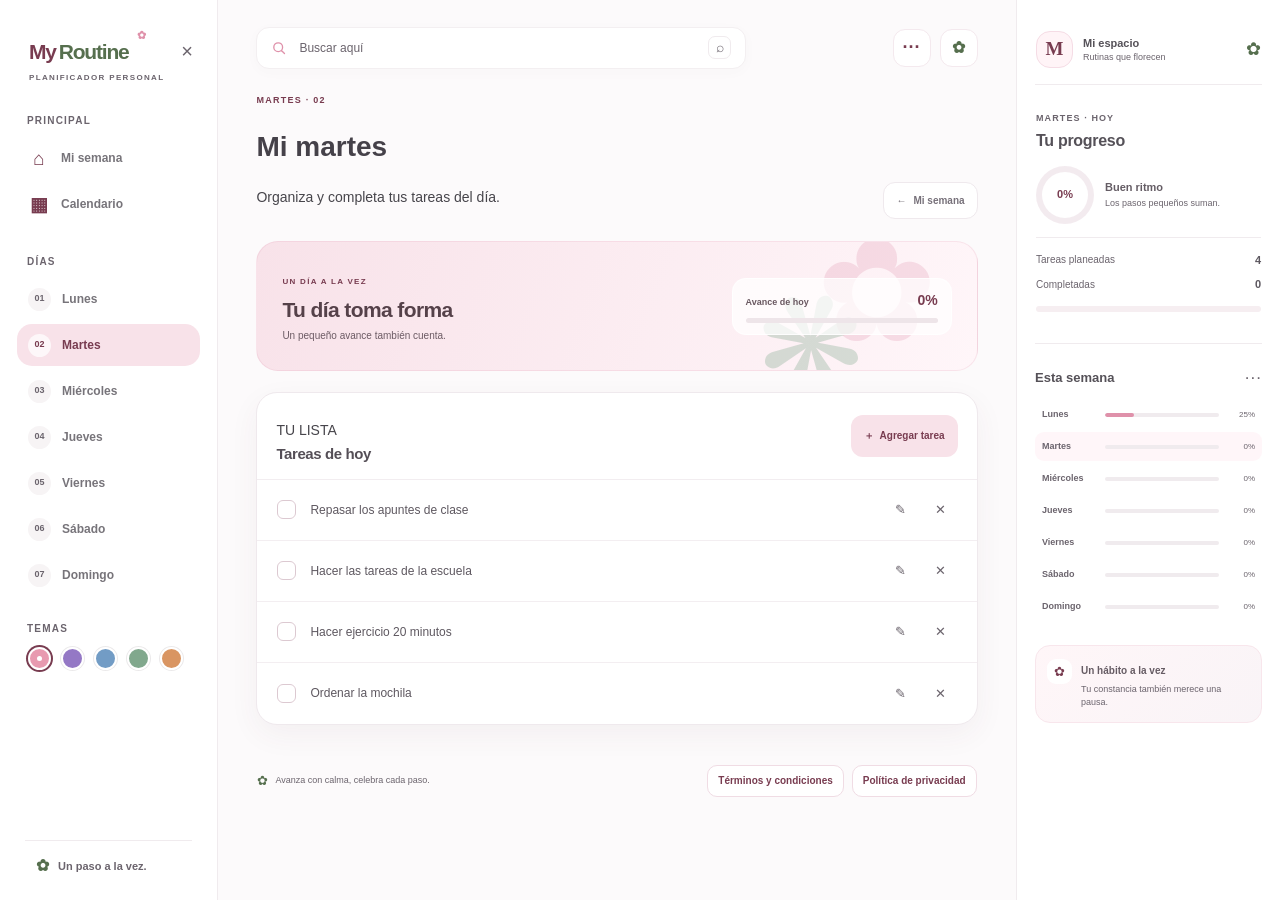
<file: martes.html>
<!DOCTYPE html>
<html lang="es">
<head>
    <meta charset="UTF-8">
    <meta name="viewport" content="width=device-width, initial-scale=1.0">
    <meta name="theme-color" content="#fcf9fb">
    <title>MyRoutine · Mi martes</title>
    <link rel="stylesheet" href="base.css">
    <link rel="stylesheet" href="dias.css">
</head>
<body data-day="martes">
    <button class="sidebar-open-btn" id="sidebarOpenBtn" type="button" aria-label="Abrir menú" aria-controls="sidebar">☰</button>

    <aside class="sidebar" id="sidebar">
        <button class="sidebar-toggle" id="sidebarToggle" type="button" aria-label="Cerrar menú">×</button>
        <a class="logo" href="index.html" aria-label="MyRoutine, mi semana"><span class="logo-my">My</span><span class="logo-routine">Routine</span><span class="logo-spark" aria-hidden="true">✿</span></a>
        <p class="side-caption">PLANIFICADOR PERSONAL</p>
        <p class="menu-title">Principal</p>
        <nav class="menu" aria-label="Principal">
            <a href="index.html" class="week-link"><span class="nav-symbol" aria-hidden="true">⌂</span><span>Mi semana</span></a>
            <a href="calendario.html" class="week-link"><span class="nav-symbol" aria-hidden="true">▦</span><span>Calendario</span></a>
        </nav>
        <p class="menu-title days-title">Días</p>
        <nav class="menu days-menu" aria-label="Días de la semana">
            <a href="lunes.html" class="day-link"><span class="day-index">01</span><span>Lunes</span></a>
<a href="martes.html" class="day-link active" aria-current="page"><span class="day-index">02</span><span>Martes</span></a>
<a href="miercoles.html" class="day-link"><span class="day-index">03</span><span>Miércoles</span></a>
<a href="jueves.html" class="day-link"><span class="day-index">04</span><span>Jueves</span></a>
<a href="viernes.html" class="day-link"><span class="day-index">05</span><span>Viernes</span></a>
<a href="sabado.html" class="day-link"><span class="day-index">06</span><span>Sábado</span></a>
<a href="domingo.html" class="day-link"><span class="day-index">07</span><span>Domingo</span></a>
        </nav>
        <div class="sidebar-themes">
            <p class="menu-title">Temas</p>
            <div class="theme-options" id="themeOptions" role="group" aria-label="Elegir tema">
    <button class="theme-circle" data-theme="rosa" style="--swatch:#e89ab0" aria-label="Tema rosa" title="Rosa"></button>
    <button class="theme-circle" data-theme="morado" style="--swatch:#9478c5" aria-label="Tema morado" title="Morado"></button>
    <button class="theme-circle" data-theme="azul" style="--swatch:#729cc5" aria-label="Tema azul" title="Azul"></button>
    <button class="theme-circle" data-theme="verde" style="--swatch:#81a88d" aria-label="Tema verde" title="Verde"></button>
    <button class="theme-circle" data-theme="naranja" style="--swatch:#d99562" aria-label="Tema naranja" title="Naranja"></button>
</div>
        </div>
        <div class="sidebar-note"><span class="note-flower" aria-hidden="true">✿</span><span>Un paso a la vez.</span></div>
    </aside>

    <main class="main daily-main">
        <header class="topbar">
            <div class="search-display" aria-label="Buscador visual; no activo">
                <svg viewBox="0 0 24 24" aria-hidden="true"><circle cx="10.8" cy="10.8" r="6.6"></circle><path d="m16 16 4.2 4.2"></path></svg>
                <span>Buscar aquí</span>
                <span class="search-key" aria-hidden="true">⌕</span>
            </div>
            <div class="topbar-actions" aria-hidden="true"><span class="top-action top-action-chat">···</span><span class="top-action top-action-bell">✿</span></div>
        </header>

        <div class="day-heading">
            <div>
                <p class="day-label">MARTES · 02</p>
                <h1 class="title">Mi martes</h1>
                <p class="subtitle">Organiza y completa tus tareas del día.</p>
            </div>
            <a href="index.html" class="back"><span aria-hidden="true">←</span> Mi semana</a>
        </div>

        <section class="day-hero" aria-label="Tu ritmo de hoy">
            <div class="day-hero-copy">
                <span class="eyebrow">UN DÍA A LA VEZ</span>
                <h2>Tu día toma forma</h2>
                <p>Un pequeño avance también cuenta.</p>
            </div>
            <div class="day-hero-progress" role="group" aria-label="Progreso del día">
                <div class="day-hero-progress-label"><span>Avance de hoy</span><strong id="day-progress-copy">0%</strong></div>
                <div class="day-hero-progress-track" aria-hidden="true"><span id="day-progress-hero"></span></div>
            </div>
            <span class="day-hero-flower" aria-hidden="true">✿</span>
            <span class="day-hero-sprig" aria-hidden="true">❋</span>
        </section>

        <section class="tasks" aria-labelledby="tasksTitle">
            <div class="tasks-header">
                <div><p class="section-kicker">TU LISTA</p><h2 id="tasksTitle">Tareas de hoy</h2></div>
                <button class="add-button" id="addTaskBtn" type="button"><span aria-hidden="true">＋</span> Agregar tarea</button>
            </div>
            <div id="tasksList"></div>
        </section>
        <footer class="main-footer">
            <div class="footer-message"><span class="footer-flower" aria-hidden="true">✿</span><span>Avanza con calma, celebra cada paso.</span></div>
            <nav class="legal-links" aria-label="Información legal">
                <a class="legal-link" href="terminos.html">Términos y condiciones</a>
                <a class="legal-link" href="privacidad.html">Política de privacidad</a>
            </nav>
        </footer>
    </main>

    <aside class="right-panel" aria-label="Resumen de la semana">
        <section class="profile-mini">
            <div class="profile-avatar" aria-hidden="true">M</div>
            <div><strong>Mi espacio</strong><span>Rutinas que florecen</span></div>
            <span class="profile-flower" aria-hidden="true">✿</span>
        </section>
        <section class="daily-summary" aria-labelledby="summaryTitle">
            <p class="rail-eyebrow">MARTES · HOY</p>
            <h2 id="summaryTitle">Tu progreso</h2>
            <div class="summary-feature">
                <div class="summary-ring" role="img" aria-label="0% completado"><span id="summary-percent" aria-hidden="true">0%</span></div>
                <div><strong>Buen ritmo</strong><span>Los pasos pequeños suman.</span></div>
            </div>
            <div class="summary-divider"></div>
            <div class="summary-line"><span>Tareas planeadas</span><strong id="summary-total">0</strong></div>
            <div class="summary-line"><span>Completadas</span><strong id="summary-completed">0</strong></div>
            <div class="summary-progress" role="presentation"><span id="day-progress-bar"></span></div>
        </section>
        <section class="rail-week" aria-labelledby="railWeekTitle">
            <div class="rail-section-heading"><h2 id="railWeekTitle">Esta semana</h2><span aria-hidden="true">···</span></div>
            <div class="rail-day-list">
                <a class="rail-day" href="lunes.html" data-rail-day="lunes"><span class="rail-day-name">Lunes</span><span class="rail-day-meter"><span class="rail-day-fill"></span></span><span class="rail-day-percent">0%</span></a>
<a class="rail-day" href="martes.html" data-rail-day="martes"><span class="rail-day-name">Martes</span><span class="rail-day-meter"><span class="rail-day-fill"></span></span><span class="rail-day-percent">0%</span></a>
<a class="rail-day" href="miercoles.html" data-rail-day="miercoles"><span class="rail-day-name">Miércoles</span><span class="rail-day-meter"><span class="rail-day-fill"></span></span><span class="rail-day-percent">0%</span></a>
<a class="rail-day" href="jueves.html" data-rail-day="jueves"><span class="rail-day-name">Jueves</span><span class="rail-day-meter"><span class="rail-day-fill"></span></span><span class="rail-day-percent">0%</span></a>
<a class="rail-day" href="viernes.html" data-rail-day="viernes"><span class="rail-day-name">Viernes</span><span class="rail-day-meter"><span class="rail-day-fill"></span></span><span class="rail-day-percent">0%</span></a>
<a class="rail-day" href="sabado.html" data-rail-day="sabado"><span class="rail-day-name">Sábado</span><span class="rail-day-meter"><span class="rail-day-fill"></span></span><span class="rail-day-percent">0%</span></a>
<a class="rail-day" href="domingo.html" data-rail-day="domingo"><span class="rail-day-name">Domingo</span><span class="rail-day-meter"><span class="rail-day-fill"></span></span><span class="rail-day-percent">0%</span></a>
            </div>
        </section>
        <section class="rail-message"><span class="message-icon" aria-hidden="true">✿</span><div><strong>Un hábito a la vez</strong><p>Tu constancia también merece una pausa.</p></div></section>
    </aside>

    <script src="script.js"></script>
</body>
</html>
</file>
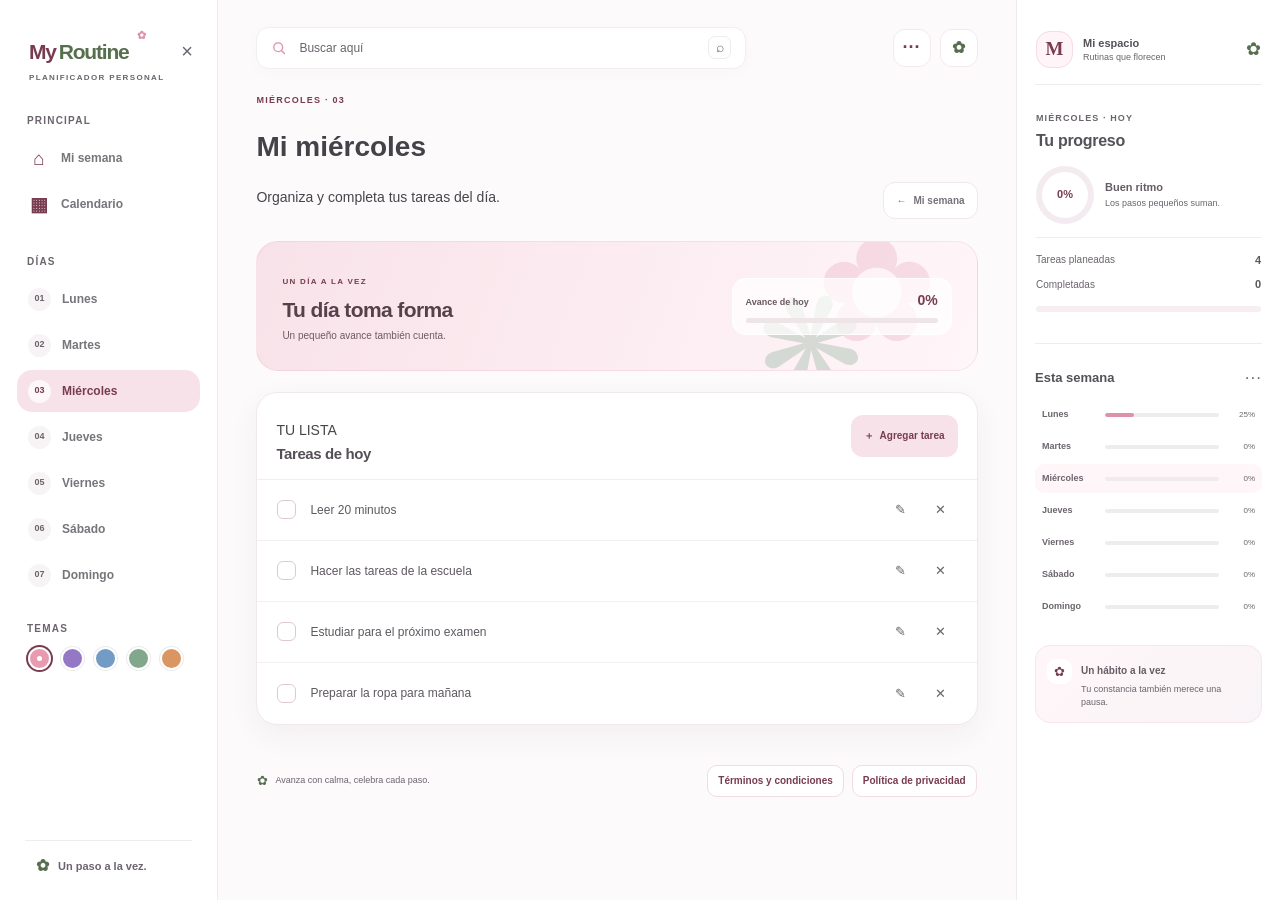
<file: miercoles.html>
<!DOCTYPE html>
<html lang="es">
<head>
    <meta charset="UTF-8">
    <meta name="viewport" content="width=device-width, initial-scale=1.0">
    <meta name="theme-color" content="#fcf9fb">
    <title>MyRoutine · Mi miércoles</title>
    <link rel="stylesheet" href="base.css">
    <link rel="stylesheet" href="dias.css">
</head>
<body data-day="miercoles">
    <button class="sidebar-open-btn" id="sidebarOpenBtn" type="button" aria-label="Abrir menú" aria-controls="sidebar">☰</button>

    <aside class="sidebar" id="sidebar">
        <button class="sidebar-toggle" id="sidebarToggle" type="button" aria-label="Cerrar menú">×</button>
        <a class="logo" href="index.html" aria-label="MyRoutine, mi semana"><span class="logo-my">My</span><span class="logo-routine">Routine</span><span class="logo-spark" aria-hidden="true">✿</span></a>
        <p class="side-caption">PLANIFICADOR PERSONAL</p>
        <p class="menu-title">Principal</p>
        <nav class="menu" aria-label="Principal">
            <a href="index.html" class="week-link"><span class="nav-symbol" aria-hidden="true">⌂</span><span>Mi semana</span></a>
            <a href="calendario.html" class="week-link"><span class="nav-symbol" aria-hidden="true">▦</span><span>Calendario</span></a>
        </nav>
        <p class="menu-title days-title">Días</p>
        <nav class="menu days-menu" aria-label="Días de la semana">
            <a href="lunes.html" class="day-link"><span class="day-index">01</span><span>Lunes</span></a>
<a href="martes.html" class="day-link"><span class="day-index">02</span><span>Martes</span></a>
<a href="miercoles.html" class="day-link active" aria-current="page"><span class="day-index">03</span><span>Miércoles</span></a>
<a href="jueves.html" class="day-link"><span class="day-index">04</span><span>Jueves</span></a>
<a href="viernes.html" class="day-link"><span class="day-index">05</span><span>Viernes</span></a>
<a href="sabado.html" class="day-link"><span class="day-index">06</span><span>Sábado</span></a>
<a href="domingo.html" class="day-link"><span class="day-index">07</span><span>Domingo</span></a>
        </nav>
        <div class="sidebar-themes">
            <p class="menu-title">Temas</p>
            <div class="theme-options" id="themeOptions" role="group" aria-label="Elegir tema">
    <button class="theme-circle" data-theme="rosa" style="--swatch:#e89ab0" aria-label="Tema rosa" title="Rosa"></button>
    <button class="theme-circle" data-theme="morado" style="--swatch:#9478c5" aria-label="Tema morado" title="Morado"></button>
    <button class="theme-circle" data-theme="azul" style="--swatch:#729cc5" aria-label="Tema azul" title="Azul"></button>
    <button class="theme-circle" data-theme="verde" style="--swatch:#81a88d" aria-label="Tema verde" title="Verde"></button>
    <button class="theme-circle" data-theme="naranja" style="--swatch:#d99562" aria-label="Tema naranja" title="Naranja"></button>
</div>
        </div>
        <div class="sidebar-note"><span class="note-flower" aria-hidden="true">✿</span><span>Un paso a la vez.</span></div>
    </aside>

    <main class="main daily-main">
        <header class="topbar">
            <div class="search-display" aria-label="Buscador visual; no activo">
                <svg viewBox="0 0 24 24" aria-hidden="true"><circle cx="10.8" cy="10.8" r="6.6"></circle><path d="m16 16 4.2 4.2"></path></svg>
                <span>Buscar aquí</span>
                <span class="search-key" aria-hidden="true">⌕</span>
            </div>
            <div class="topbar-actions" aria-hidden="true"><span class="top-action top-action-chat">···</span><span class="top-action top-action-bell">✿</span></div>
        </header>

        <div class="day-heading">
            <div>
                <p class="day-label">MIÉRCOLES · 03</p>
                <h1 class="title">Mi miércoles</h1>
                <p class="subtitle">Organiza y completa tus tareas del día.</p>
            </div>
            <a href="index.html" class="back"><span aria-hidden="true">←</span> Mi semana</a>
        </div>

        <section class="day-hero" aria-label="Tu ritmo de hoy">
            <div class="day-hero-copy">
                <span class="eyebrow">UN DÍA A LA VEZ</span>
                <h2>Tu día toma forma</h2>
                <p>Un pequeño avance también cuenta.</p>
            </div>
            <div class="day-hero-progress" role="group" aria-label="Progreso del día">
                <div class="day-hero-progress-label"><span>Avance de hoy</span><strong id="day-progress-copy">0%</strong></div>
                <div class="day-hero-progress-track" aria-hidden="true"><span id="day-progress-hero"></span></div>
            </div>
            <span class="day-hero-flower" aria-hidden="true">✿</span>
            <span class="day-hero-sprig" aria-hidden="true">❋</span>
        </section>

        <section class="tasks" aria-labelledby="tasksTitle">
            <div class="tasks-header">
                <div><p class="section-kicker">TU LISTA</p><h2 id="tasksTitle">Tareas de hoy</h2></div>
                <button class="add-button" id="addTaskBtn" type="button"><span aria-hidden="true">＋</span> Agregar tarea</button>
            </div>
            <div id="tasksList"></div>
        </section>
        <footer class="main-footer">
            <div class="footer-message"><span class="footer-flower" aria-hidden="true">✿</span><span>Avanza con calma, celebra cada paso.</span></div>
            <nav class="legal-links" aria-label="Información legal">
                <a class="legal-link" href="terminos.html">Términos y condiciones</a>
                <a class="legal-link" href="privacidad.html">Política de privacidad</a>
            </nav>
        </footer>
    </main>

    <aside class="right-panel" aria-label="Resumen de la semana">
        <section class="profile-mini">
            <div class="profile-avatar" aria-hidden="true">M</div>
            <div><strong>Mi espacio</strong><span>Rutinas que florecen</span></div>
            <span class="profile-flower" aria-hidden="true">✿</span>
        </section>
        <section class="daily-summary" aria-labelledby="summaryTitle">
            <p class="rail-eyebrow">MIÉRCOLES · HOY</p>
            <h2 id="summaryTitle">Tu progreso</h2>
            <div class="summary-feature">
                <div class="summary-ring" role="img" aria-label="0% completado"><span id="summary-percent" aria-hidden="true">0%</span></div>
                <div><strong>Buen ritmo</strong><span>Los pasos pequeños suman.</span></div>
            </div>
            <div class="summary-divider"></div>
            <div class="summary-line"><span>Tareas planeadas</span><strong id="summary-total">0</strong></div>
            <div class="summary-line"><span>Completadas</span><strong id="summary-completed">0</strong></div>
            <div class="summary-progress" role="presentation"><span id="day-progress-bar"></span></div>
        </section>
        <section class="rail-week" aria-labelledby="railWeekTitle">
            <div class="rail-section-heading"><h2 id="railWeekTitle">Esta semana</h2><span aria-hidden="true">···</span></div>
            <div class="rail-day-list">
                <a class="rail-day" href="lunes.html" data-rail-day="lunes"><span class="rail-day-name">Lunes</span><span class="rail-day-meter"><span class="rail-day-fill"></span></span><span class="rail-day-percent">0%</span></a>
<a class="rail-day" href="martes.html" data-rail-day="martes"><span class="rail-day-name">Martes</span><span class="rail-day-meter"><span class="rail-day-fill"></span></span><span class="rail-day-percent">0%</span></a>
<a class="rail-day" href="miercoles.html" data-rail-day="miercoles"><span class="rail-day-name">Miércoles</span><span class="rail-day-meter"><span class="rail-day-fill"></span></span><span class="rail-day-percent">0%</span></a>
<a class="rail-day" href="jueves.html" data-rail-day="jueves"><span class="rail-day-name">Jueves</span><span class="rail-day-meter"><span class="rail-day-fill"></span></span><span class="rail-day-percent">0%</span></a>
<a class="rail-day" href="viernes.html" data-rail-day="viernes"><span class="rail-day-name">Viernes</span><span class="rail-day-meter"><span class="rail-day-fill"></span></span><span class="rail-day-percent">0%</span></a>
<a class="rail-day" href="sabado.html" data-rail-day="sabado"><span class="rail-day-name">Sábado</span><span class="rail-day-meter"><span class="rail-day-fill"></span></span><span class="rail-day-percent">0%</span></a>
<a class="rail-day" href="domingo.html" data-rail-day="domingo"><span class="rail-day-name">Domingo</span><span class="rail-day-meter"><span class="rail-day-fill"></span></span><span class="rail-day-percent">0%</span></a>
            </div>
        </section>
        <section class="rail-message"><span class="message-icon" aria-hidden="true">✿</span><div><strong>Un hábito a la vez</strong><p>Tu constancia también merece una pausa.</p></div></section>
    </aside>

    <script src="script.js"></script>
</body>
</html>
</file>
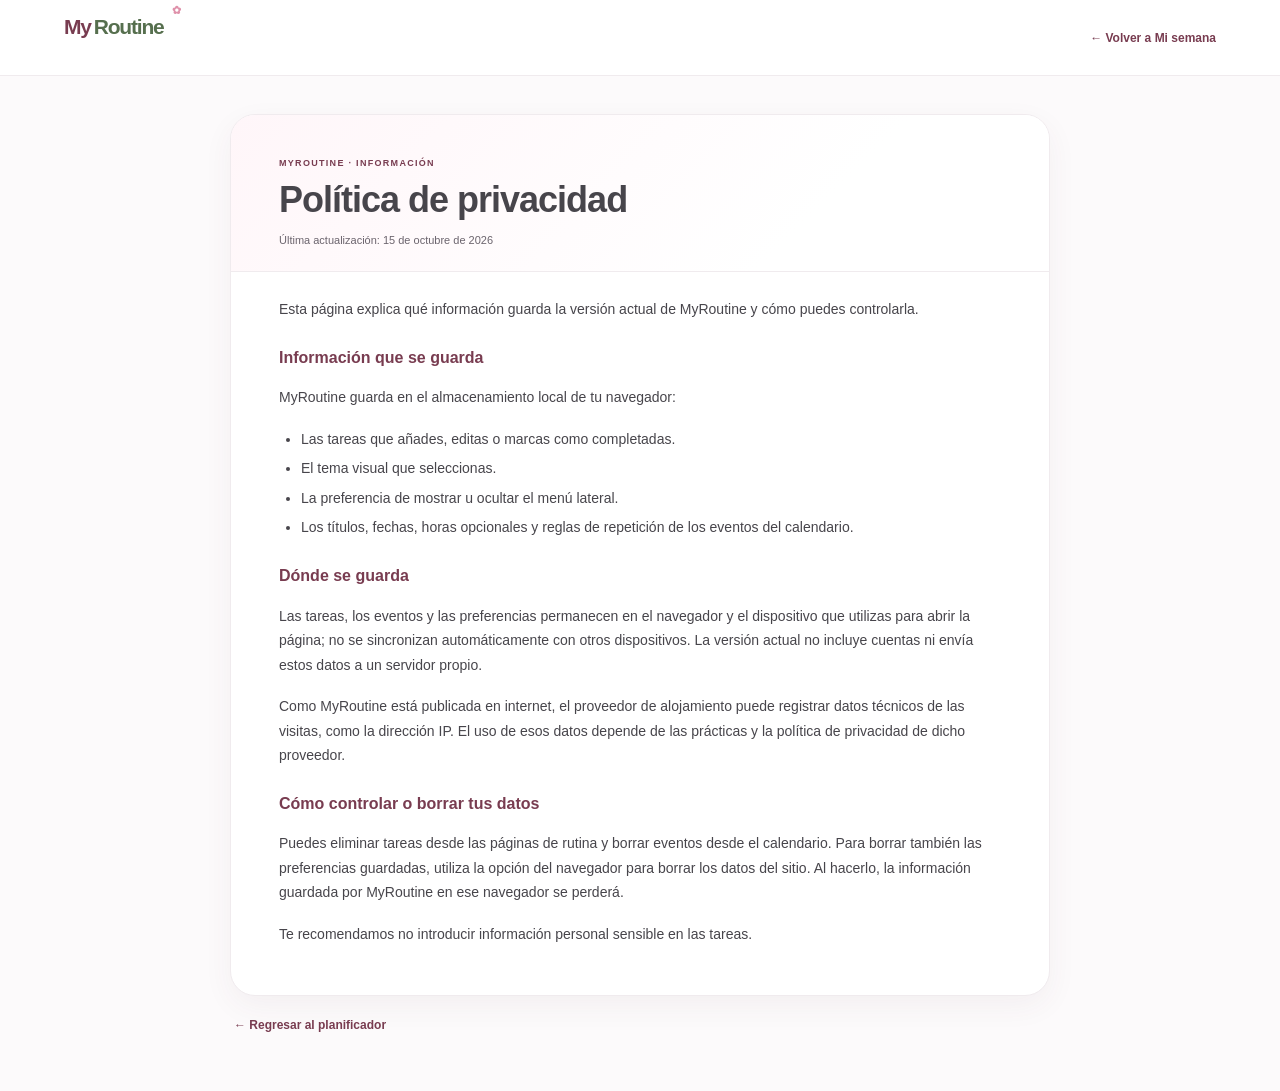
<file: privacidad.html>
<!DOCTYPE html>
<html lang="es">
<head>
    <meta charset="UTF-8">
    <meta name="viewport" content="width=device-width, initial-scale=1.0">
    <meta name="theme-color" content="#fcf9fb">
    <title>Política de privacidad · MyRoutine</title>
    <link rel="stylesheet" href="base.css">
    <link rel="stylesheet" href="legal.css">
</head>
<body class="legal-page">
    <header class="legal-header">
        <a class="logo legal-brand" href="index.html" aria-label="MyRoutine, mi semana"><span class="logo-my">My</span><span class="logo-routine">Routine</span><span class="logo-spark" aria-hidden="true">✿</span></a>
        <a class="legal-home" href="index.html">← Volver a Mi semana</a>
    </header>

    <main class="legal-main">
        <article class="legal-card" aria-labelledby="legalTitle">
            <header class="legal-heading">
                <p class="legal-kicker">MYROUTINE · INFORMACIÓN</p>
                <h1 id="legalTitle">Política de privacidad</h1>
                <p class="legal-updated">Última actualización: 15 de octubre de 2026</p>
            </header>

            <div class="legal-content">
                <p>Esta página explica qué información guarda la versión actual de MyRoutine y cómo puedes controlarla.</p>

                <section aria-labelledby="privacy-stored">
                    <h2 id="privacy-stored">Información que se guarda</h2>
                    <p>MyRoutine guarda en el almacenamiento local de tu navegador:</p>
                    <ul>
                        <li>Las tareas que añades, editas o marcas como completadas.</li>
                        <li>El tema visual que seleccionas.</li>
                        <li>La preferencia de mostrar u ocultar el menú lateral.</li>
                        <li>Los títulos, fechas, horas opcionales y reglas de repetición de los eventos del calendario.</li>
                    </ul>
                </section>

                <section aria-labelledby="privacy-location">
                    <h2 id="privacy-location">Dónde se guarda</h2>
                    <p>Las tareas, los eventos y las preferencias permanecen en el navegador y el dispositivo que utilizas para abrir la página; no se sincronizan automáticamente con otros dispositivos. La versión actual no incluye cuentas ni envía estos datos a un servidor propio.</p>
                    <p>Como MyRoutine está publicada en internet, el proveedor de alojamiento puede registrar datos técnicos de las visitas, como la dirección IP. El uso de esos datos depende de las prácticas y la política de privacidad de dicho proveedor.</p>
                </section>

                <section aria-labelledby="privacy-control">
                    <h2 id="privacy-control">Cómo controlar o borrar tus datos</h2>
                    <p>Puedes eliminar tareas desde las páginas de rutina y borrar eventos desde el calendario. Para borrar también las preferencias guardadas, utiliza la opción del navegador para borrar los datos del sitio. Al hacerlo, la información guardada por MyRoutine en ese navegador se perderá.</p>
                    <p>Te recomendamos no introducir información personal sensible en las tareas.</p>
                </section>
            </div>
        </article>
        <a class="legal-back" href="index.html">← Regresar al planificador</a>
    </main>
</body>
</html>
</file>
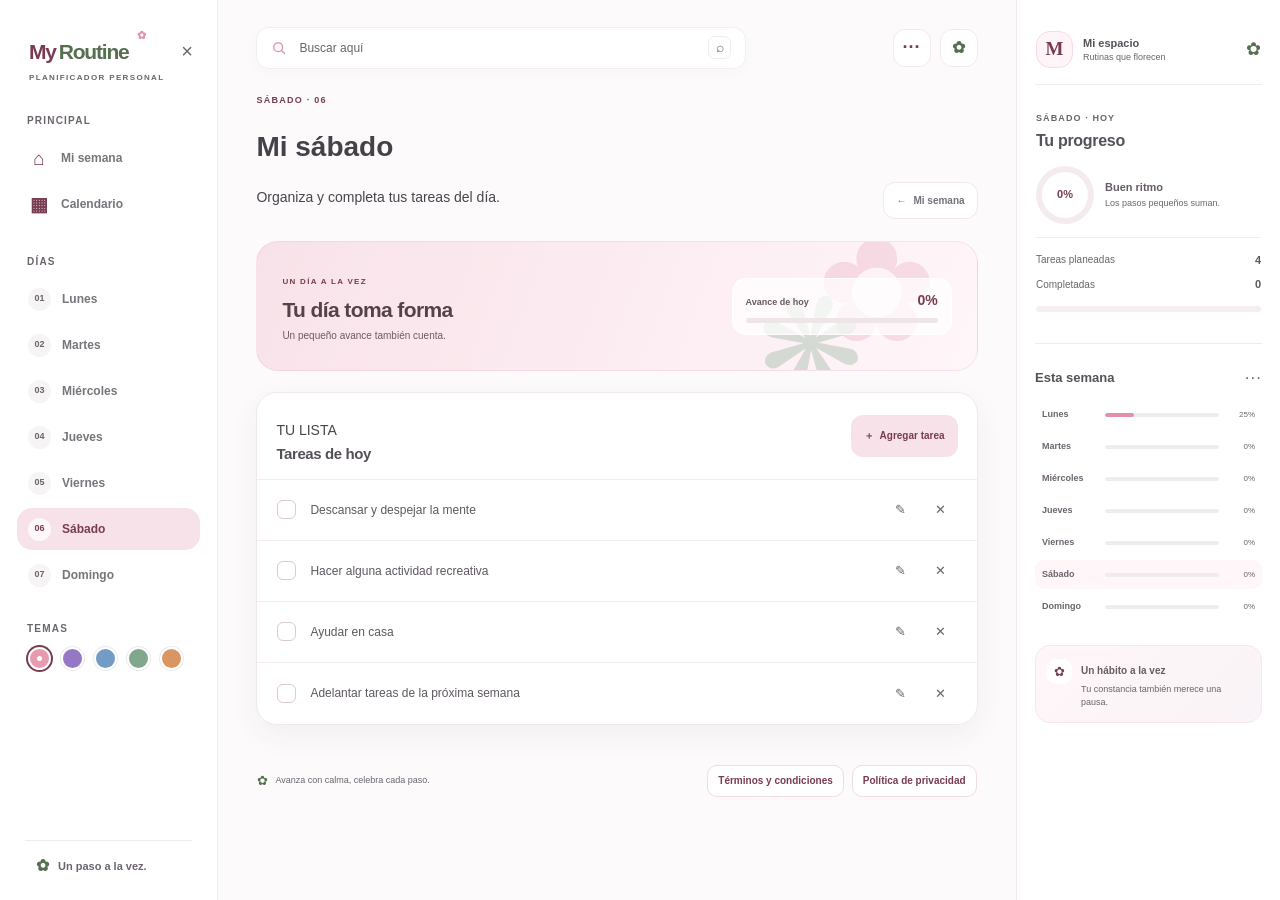
<file: sabado.html>
<!DOCTYPE html>
<html lang="es">
<head>
    <meta charset="UTF-8">
    <meta name="viewport" content="width=device-width, initial-scale=1.0">
    <meta name="theme-color" content="#fcf9fb">
    <title>MyRoutine · Mi sábado</title>
    <link rel="stylesheet" href="base.css">
    <link rel="stylesheet" href="dias.css">
</head>
<body data-day="sabado">
    <button class="sidebar-open-btn" id="sidebarOpenBtn" type="button" aria-label="Abrir menú" aria-controls="sidebar">☰</button>

    <aside class="sidebar" id="sidebar">
        <button class="sidebar-toggle" id="sidebarToggle" type="button" aria-label="Cerrar menú">×</button>
        <a class="logo" href="index.html" aria-label="MyRoutine, mi semana"><span class="logo-my">My</span><span class="logo-routine">Routine</span><span class="logo-spark" aria-hidden="true">✿</span></a>
        <p class="side-caption">PLANIFICADOR PERSONAL</p>
        <p class="menu-title">Principal</p>
        <nav class="menu" aria-label="Principal">
            <a href="index.html" class="week-link"><span class="nav-symbol" aria-hidden="true">⌂</span><span>Mi semana</span></a>
            <a href="calendario.html" class="week-link"><span class="nav-symbol" aria-hidden="true">▦</span><span>Calendario</span></a>
        </nav>
        <p class="menu-title days-title">Días</p>
        <nav class="menu days-menu" aria-label="Días de la semana">
            <a href="lunes.html" class="day-link"><span class="day-index">01</span><span>Lunes</span></a>
<a href="martes.html" class="day-link"><span class="day-index">02</span><span>Martes</span></a>
<a href="miercoles.html" class="day-link"><span class="day-index">03</span><span>Miércoles</span></a>
<a href="jueves.html" class="day-link"><span class="day-index">04</span><span>Jueves</span></a>
<a href="viernes.html" class="day-link"><span class="day-index">05</span><span>Viernes</span></a>
<a href="sabado.html" class="day-link active" aria-current="page"><span class="day-index">06</span><span>Sábado</span></a>
<a href="domingo.html" class="day-link"><span class="day-index">07</span><span>Domingo</span></a>
        </nav>
        <div class="sidebar-themes">
            <p class="menu-title">Temas</p>
            <div class="theme-options" id="themeOptions" role="group" aria-label="Elegir tema">
    <button class="theme-circle" data-theme="rosa" style="--swatch:#e89ab0" aria-label="Tema rosa" title="Rosa"></button>
    <button class="theme-circle" data-theme="morado" style="--swatch:#9478c5" aria-label="Tema morado" title="Morado"></button>
    <button class="theme-circle" data-theme="azul" style="--swatch:#729cc5" aria-label="Tema azul" title="Azul"></button>
    <button class="theme-circle" data-theme="verde" style="--swatch:#81a88d" aria-label="Tema verde" title="Verde"></button>
    <button class="theme-circle" data-theme="naranja" style="--swatch:#d99562" aria-label="Tema naranja" title="Naranja"></button>
</div>
        </div>
        <div class="sidebar-note"><span class="note-flower" aria-hidden="true">✿</span><span>Un paso a la vez.</span></div>
    </aside>

    <main class="main daily-main">
        <header class="topbar">
            <div class="search-display" aria-label="Buscador visual; no activo">
                <svg viewBox="0 0 24 24" aria-hidden="true"><circle cx="10.8" cy="10.8" r="6.6"></circle><path d="m16 16 4.2 4.2"></path></svg>
                <span>Buscar aquí</span>
                <span class="search-key" aria-hidden="true">⌕</span>
            </div>
            <div class="topbar-actions" aria-hidden="true"><span class="top-action top-action-chat">···</span><span class="top-action top-action-bell">✿</span></div>
        </header>

        <div class="day-heading">
            <div>
                <p class="day-label">SÁBADO · 06</p>
                <h1 class="title">Mi sábado</h1>
                <p class="subtitle">Organiza y completa tus tareas del día.</p>
            </div>
            <a href="index.html" class="back"><span aria-hidden="true">←</span> Mi semana</a>
        </div>

        <section class="day-hero" aria-label="Tu ritmo de hoy">
            <div class="day-hero-copy">
                <span class="eyebrow">UN DÍA A LA VEZ</span>
                <h2>Tu día toma forma</h2>
                <p>Un pequeño avance también cuenta.</p>
            </div>
            <div class="day-hero-progress" role="group" aria-label="Progreso del día">
                <div class="day-hero-progress-label"><span>Avance de hoy</span><strong id="day-progress-copy">0%</strong></div>
                <div class="day-hero-progress-track" aria-hidden="true"><span id="day-progress-hero"></span></div>
            </div>
            <span class="day-hero-flower" aria-hidden="true">✿</span>
            <span class="day-hero-sprig" aria-hidden="true">❋</span>
        </section>

        <section class="tasks" aria-labelledby="tasksTitle">
            <div class="tasks-header">
                <div><p class="section-kicker">TU LISTA</p><h2 id="tasksTitle">Tareas de hoy</h2></div>
                <button class="add-button" id="addTaskBtn" type="button"><span aria-hidden="true">＋</span> Agregar tarea</button>
            </div>
            <div id="tasksList"></div>
        </section>
        <footer class="main-footer">
            <div class="footer-message"><span class="footer-flower" aria-hidden="true">✿</span><span>Avanza con calma, celebra cada paso.</span></div>
            <nav class="legal-links" aria-label="Información legal">
                <a class="legal-link" href="terminos.html">Términos y condiciones</a>
                <a class="legal-link" href="privacidad.html">Política de privacidad</a>
            </nav>
        </footer>
    </main>

    <aside class="right-panel" aria-label="Resumen de la semana">
        <section class="profile-mini">
            <div class="profile-avatar" aria-hidden="true">M</div>
            <div><strong>Mi espacio</strong><span>Rutinas que florecen</span></div>
            <span class="profile-flower" aria-hidden="true">✿</span>
        </section>
        <section class="daily-summary" aria-labelledby="summaryTitle">
            <p class="rail-eyebrow">SÁBADO · HOY</p>
            <h2 id="summaryTitle">Tu progreso</h2>
            <div class="summary-feature">
                <div class="summary-ring" role="img" aria-label="0% completado"><span id="summary-percent" aria-hidden="true">0%</span></div>
                <div><strong>Buen ritmo</strong><span>Los pasos pequeños suman.</span></div>
            </div>
            <div class="summary-divider"></div>
            <div class="summary-line"><span>Tareas planeadas</span><strong id="summary-total">0</strong></div>
            <div class="summary-line"><span>Completadas</span><strong id="summary-completed">0</strong></div>
            <div class="summary-progress" role="presentation"><span id="day-progress-bar"></span></div>
        </section>
        <section class="rail-week" aria-labelledby="railWeekTitle">
            <div class="rail-section-heading"><h2 id="railWeekTitle">Esta semana</h2><span aria-hidden="true">···</span></div>
            <div class="rail-day-list">
                <a class="rail-day" href="lunes.html" data-rail-day="lunes"><span class="rail-day-name">Lunes</span><span class="rail-day-meter"><span class="rail-day-fill"></span></span><span class="rail-day-percent">0%</span></a>
<a class="rail-day" href="martes.html" data-rail-day="martes"><span class="rail-day-name">Martes</span><span class="rail-day-meter"><span class="rail-day-fill"></span></span><span class="rail-day-percent">0%</span></a>
<a class="rail-day" href="miercoles.html" data-rail-day="miercoles"><span class="rail-day-name">Miércoles</span><span class="rail-day-meter"><span class="rail-day-fill"></span></span><span class="rail-day-percent">0%</span></a>
<a class="rail-day" href="jueves.html" data-rail-day="jueves"><span class="rail-day-name">Jueves</span><span class="rail-day-meter"><span class="rail-day-fill"></span></span><span class="rail-day-percent">0%</span></a>
<a class="rail-day" href="viernes.html" data-rail-day="viernes"><span class="rail-day-name">Viernes</span><span class="rail-day-meter"><span class="rail-day-fill"></span></span><span class="rail-day-percent">0%</span></a>
<a class="rail-day" href="sabado.html" data-rail-day="sabado"><span class="rail-day-name">Sábado</span><span class="rail-day-meter"><span class="rail-day-fill"></span></span><span class="rail-day-percent">0%</span></a>
<a class="rail-day" href="domingo.html" data-rail-day="domingo"><span class="rail-day-name">Domingo</span><span class="rail-day-meter"><span class="rail-day-fill"></span></span><span class="rail-day-percent">0%</span></a>
            </div>
        </section>
        <section class="rail-message"><span class="message-icon" aria-hidden="true">✿</span><div><strong>Un hábito a la vez</strong><p>Tu constancia también merece una pausa.</p></div></section>
    </aside>

    <script src="script.js"></script>
</body>
</html>
</file>
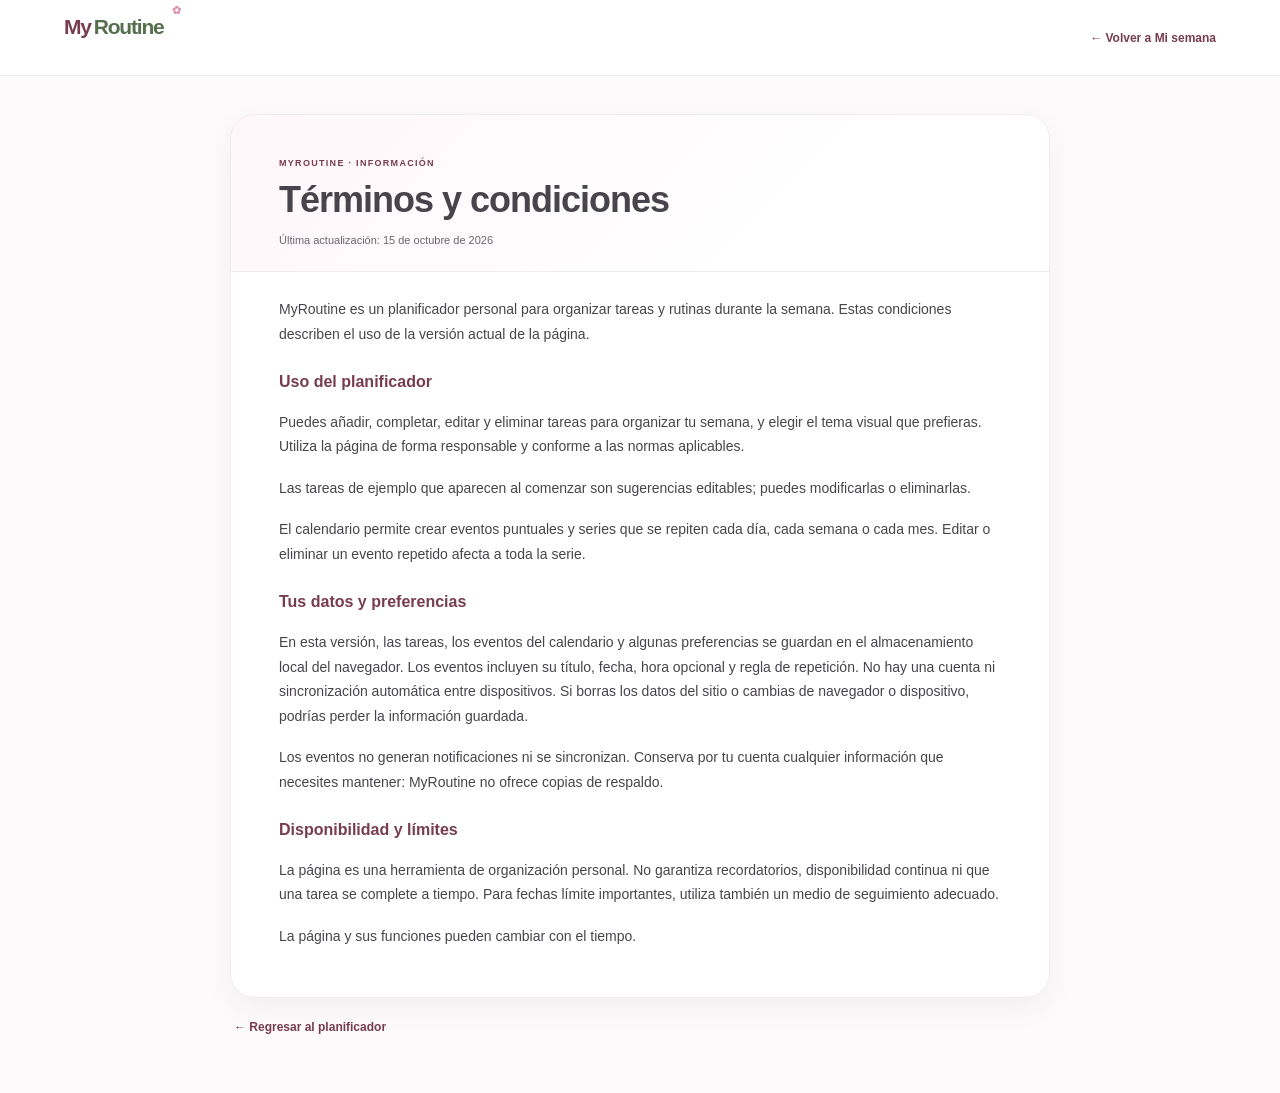
<file: terminos.html>
<!DOCTYPE html>
<html lang="es">
<head>
    <meta charset="UTF-8">
    <meta name="viewport" content="width=device-width, initial-scale=1.0">
    <meta name="theme-color" content="#fcf9fb">
    <title>Términos y condiciones · MyRoutine</title>
    <link rel="stylesheet" href="base.css">
    <link rel="stylesheet" href="legal.css">
</head>
<body class="legal-page">
    <header class="legal-header">
        <a class="logo legal-brand" href="index.html" aria-label="MyRoutine, mi semana"><span class="logo-my">My</span><span class="logo-routine">Routine</span><span class="logo-spark" aria-hidden="true">✿</span></a>
        <a class="legal-home" href="index.html">← Volver a Mi semana</a>
    </header>

    <main class="legal-main">
        <article class="legal-card" aria-labelledby="legalTitle">
            <header class="legal-heading">
                <p class="legal-kicker">MYROUTINE · INFORMACIÓN</p>
                <h1 id="legalTitle">Términos y condiciones</h1>
                <p class="legal-updated">Última actualización: 15 de octubre de 2026</p>
            </header>

            <div class="legal-content">
                <p>MyRoutine es un planificador personal para organizar tareas y rutinas durante la semana. Estas condiciones describen el uso de la versión actual de la página.</p>

                <section aria-labelledby="terms-use">
                    <h2 id="terms-use">Uso del planificador</h2>
                    <p>Puedes añadir, completar, editar y eliminar tareas para organizar tu semana, y elegir el tema visual que prefieras. Utiliza la página de forma responsable y conforme a las normas aplicables.</p>
                    <p>Las tareas de ejemplo que aparecen al comenzar son sugerencias editables; puedes modificarlas o eliminarlas.</p>
                    <p>El calendario permite crear eventos puntuales y series que se repiten cada día, cada semana o cada mes. Editar o eliminar un evento repetido afecta a toda la serie.</p>
                </section>

                <section aria-labelledby="terms-data">
                    <h2 id="terms-data">Tus datos y preferencias</h2>
                    <p>En esta versión, las tareas, los eventos del calendario y algunas preferencias se guardan en el almacenamiento local del navegador. Los eventos incluyen su título, fecha, hora opcional y regla de repetición. No hay una cuenta ni sincronización automática entre dispositivos. Si borras los datos del sitio o cambias de navegador o dispositivo, podrías perder la información guardada.</p>
                    <p>Los eventos no generan notificaciones ni se sincronizan. Conserva por tu cuenta cualquier información que necesites mantener: MyRoutine no ofrece copias de respaldo.</p>
                </section>

                <section aria-labelledby="terms-limits">
                    <h2 id="terms-limits">Disponibilidad y límites</h2>
                    <p>La página es una herramienta de organización personal. No garantiza recordatorios, disponibilidad continua ni que una tarea se complete a tiempo. Para fechas límite importantes, utiliza también un medio de seguimiento adecuado.</p>
                    <p>La página y sus funciones pueden cambiar con el tiempo.</p>
                </section>
            </div>
        </article>
        <a class="legal-back" href="index.html">← Regresar al planificador</a>
    </main>
</body>
</html>
</file>
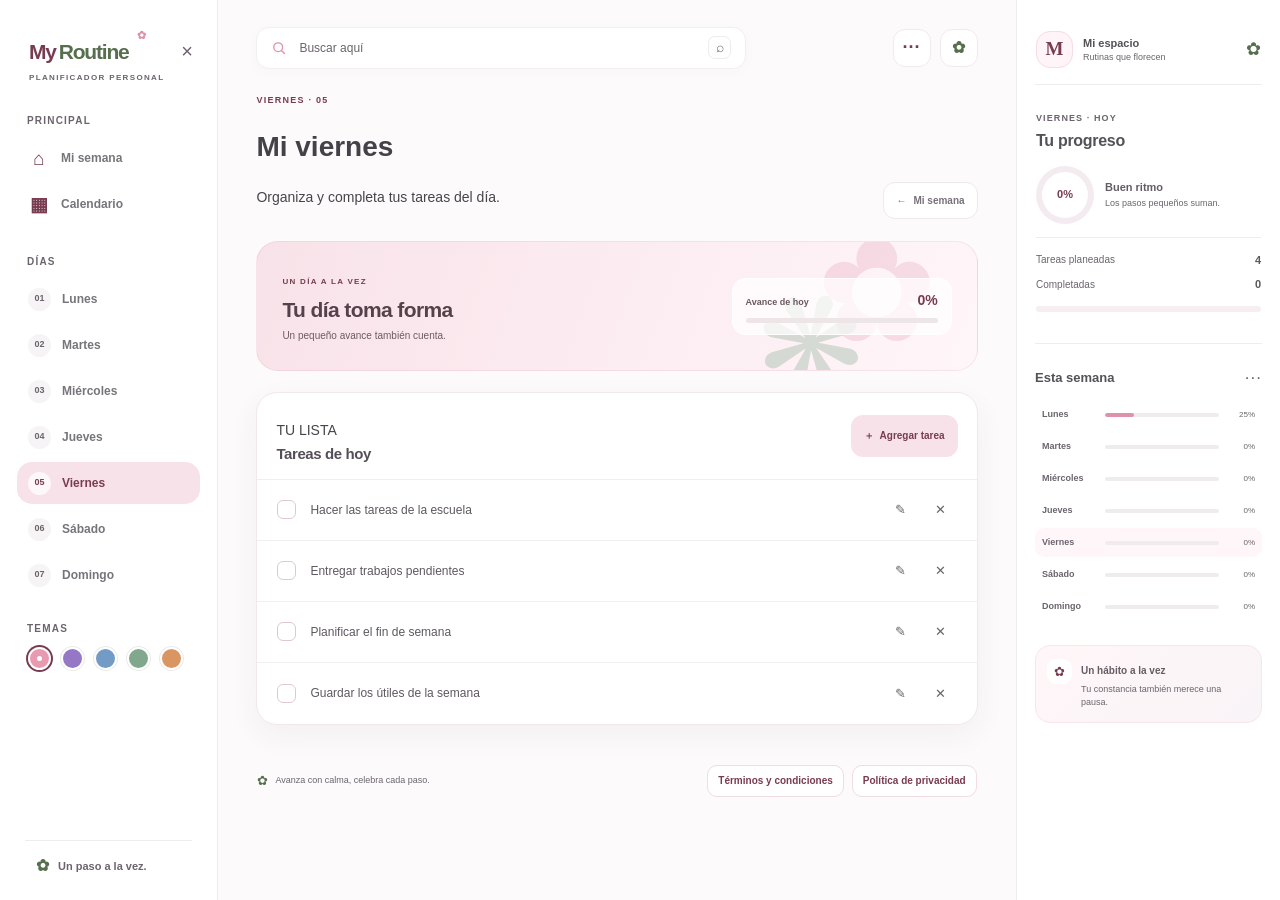
<file: viernes.html>
<!DOCTYPE html>
<html lang="es">
<head>
    <meta charset="UTF-8">
    <meta name="viewport" content="width=device-width, initial-scale=1.0">
    <meta name="theme-color" content="#fcf9fb">
    <title>MyRoutine · Mi viernes</title>
    <link rel="stylesheet" href="base.css">
    <link rel="stylesheet" href="dias.css">
</head>
<body data-day="viernes">
    <button class="sidebar-open-btn" id="sidebarOpenBtn" type="button" aria-label="Abrir menú" aria-controls="sidebar">☰</button>

    <aside class="sidebar" id="sidebar">
        <button class="sidebar-toggle" id="sidebarToggle" type="button" aria-label="Cerrar menú">×</button>
        <a class="logo" href="index.html" aria-label="MyRoutine, mi semana"><span class="logo-my">My</span><span class="logo-routine">Routine</span><span class="logo-spark" aria-hidden="true">✿</span></a>
        <p class="side-caption">PLANIFICADOR PERSONAL</p>
        <p class="menu-title">Principal</p>
        <nav class="menu" aria-label="Principal">
            <a href="index.html" class="week-link"><span class="nav-symbol" aria-hidden="true">⌂</span><span>Mi semana</span></a>
            <a href="calendario.html" class="week-link"><span class="nav-symbol" aria-hidden="true">▦</span><span>Calendario</span></a>
        </nav>
        <p class="menu-title days-title">Días</p>
        <nav class="menu days-menu" aria-label="Días de la semana">
            <a href="lunes.html" class="day-link"><span class="day-index">01</span><span>Lunes</span></a>
<a href="martes.html" class="day-link"><span class="day-index">02</span><span>Martes</span></a>
<a href="miercoles.html" class="day-link"><span class="day-index">03</span><span>Miércoles</span></a>
<a href="jueves.html" class="day-link"><span class="day-index">04</span><span>Jueves</span></a>
<a href="viernes.html" class="day-link active" aria-current="page"><span class="day-index">05</span><span>Viernes</span></a>
<a href="sabado.html" class="day-link"><span class="day-index">06</span><span>Sábado</span></a>
<a href="domingo.html" class="day-link"><span class="day-index">07</span><span>Domingo</span></a>
        </nav>
        <div class="sidebar-themes">
            <p class="menu-title">Temas</p>
            <div class="theme-options" id="themeOptions" role="group" aria-label="Elegir tema">
    <button class="theme-circle" data-theme="rosa" style="--swatch:#e89ab0" aria-label="Tema rosa" title="Rosa"></button>
    <button class="theme-circle" data-theme="morado" style="--swatch:#9478c5" aria-label="Tema morado" title="Morado"></button>
    <button class="theme-circle" data-theme="azul" style="--swatch:#729cc5" aria-label="Tema azul" title="Azul"></button>
    <button class="theme-circle" data-theme="verde" style="--swatch:#81a88d" aria-label="Tema verde" title="Verde"></button>
    <button class="theme-circle" data-theme="naranja" style="--swatch:#d99562" aria-label="Tema naranja" title="Naranja"></button>
</div>
        </div>
        <div class="sidebar-note"><span class="note-flower" aria-hidden="true">✿</span><span>Un paso a la vez.</span></div>
    </aside>

    <main class="main daily-main">
        <header class="topbar">
            <div class="search-display" aria-label="Buscador visual; no activo">
                <svg viewBox="0 0 24 24" aria-hidden="true"><circle cx="10.8" cy="10.8" r="6.6"></circle><path d="m16 16 4.2 4.2"></path></svg>
                <span>Buscar aquí</span>
                <span class="search-key" aria-hidden="true">⌕</span>
            </div>
            <div class="topbar-actions" aria-hidden="true"><span class="top-action top-action-chat">···</span><span class="top-action top-action-bell">✿</span></div>
        </header>

        <div class="day-heading">
            <div>
                <p class="day-label">VIERNES · 05</p>
                <h1 class="title">Mi viernes</h1>
                <p class="subtitle">Organiza y completa tus tareas del día.</p>
            </div>
            <a href="index.html" class="back"><span aria-hidden="true">←</span> Mi semana</a>
        </div>

        <section class="day-hero" aria-label="Tu ritmo de hoy">
            <div class="day-hero-copy">
                <span class="eyebrow">UN DÍA A LA VEZ</span>
                <h2>Tu día toma forma</h2>
                <p>Un pequeño avance también cuenta.</p>
            </div>
            <div class="day-hero-progress" role="group" aria-label="Progreso del día">
                <div class="day-hero-progress-label"><span>Avance de hoy</span><strong id="day-progress-copy">0%</strong></div>
                <div class="day-hero-progress-track" aria-hidden="true"><span id="day-progress-hero"></span></div>
            </div>
            <span class="day-hero-flower" aria-hidden="true">✿</span>
            <span class="day-hero-sprig" aria-hidden="true">❋</span>
        </section>

        <section class="tasks" aria-labelledby="tasksTitle">
            <div class="tasks-header">
                <div><p class="section-kicker">TU LISTA</p><h2 id="tasksTitle">Tareas de hoy</h2></div>
                <button class="add-button" id="addTaskBtn" type="button"><span aria-hidden="true">＋</span> Agregar tarea</button>
            </div>
            <div id="tasksList"></div>
        </section>
        <footer class="main-footer">
            <div class="footer-message"><span class="footer-flower" aria-hidden="true">✿</span><span>Avanza con calma, celebra cada paso.</span></div>
            <nav class="legal-links" aria-label="Información legal">
                <a class="legal-link" href="terminos.html">Términos y condiciones</a>
                <a class="legal-link" href="privacidad.html">Política de privacidad</a>
            </nav>
        </footer>
    </main>

    <aside class="right-panel" aria-label="Resumen de la semana">
        <section class="profile-mini">
            <div class="profile-avatar" aria-hidden="true">M</div>
            <div><strong>Mi espacio</strong><span>Rutinas que florecen</span></div>
            <span class="profile-flower" aria-hidden="true">✿</span>
        </section>
        <section class="daily-summary" aria-labelledby="summaryTitle">
            <p class="rail-eyebrow">VIERNES · HOY</p>
            <h2 id="summaryTitle">Tu progreso</h2>
            <div class="summary-feature">
                <div class="summary-ring" role="img" aria-label="0% completado"><span id="summary-percent" aria-hidden="true">0%</span></div>
                <div><strong>Buen ritmo</strong><span>Los pasos pequeños suman.</span></div>
            </div>
            <div class="summary-divider"></div>
            <div class="summary-line"><span>Tareas planeadas</span><strong id="summary-total">0</strong></div>
            <div class="summary-line"><span>Completadas</span><strong id="summary-completed">0</strong></div>
            <div class="summary-progress" role="presentation"><span id="day-progress-bar"></span></div>
        </section>
        <section class="rail-week" aria-labelledby="railWeekTitle">
            <div class="rail-section-heading"><h2 id="railWeekTitle">Esta semana</h2><span aria-hidden="true">···</span></div>
            <div class="rail-day-list">
                <a class="rail-day" href="lunes.html" data-rail-day="lunes"><span class="rail-day-name">Lunes</span><span class="rail-day-meter"><span class="rail-day-fill"></span></span><span class="rail-day-percent">0%</span></a>
<a class="rail-day" href="martes.html" data-rail-day="martes"><span class="rail-day-name">Martes</span><span class="rail-day-meter"><span class="rail-day-fill"></span></span><span class="rail-day-percent">0%</span></a>
<a class="rail-day" href="miercoles.html" data-rail-day="miercoles"><span class="rail-day-name">Miércoles</span><span class="rail-day-meter"><span class="rail-day-fill"></span></span><span class="rail-day-percent">0%</span></a>
<a class="rail-day" href="jueves.html" data-rail-day="jueves"><span class="rail-day-name">Jueves</span><span class="rail-day-meter"><span class="rail-day-fill"></span></span><span class="rail-day-percent">0%</span></a>
<a class="rail-day" href="viernes.html" data-rail-day="viernes"><span class="rail-day-name">Viernes</span><span class="rail-day-meter"><span class="rail-day-fill"></span></span><span class="rail-day-percent">0%</span></a>
<a class="rail-day" href="sabado.html" data-rail-day="sabado"><span class="rail-day-name">Sábado</span><span class="rail-day-meter"><span class="rail-day-fill"></span></span><span class="rail-day-percent">0%</span></a>
<a class="rail-day" href="domingo.html" data-rail-day="domingo"><span class="rail-day-name">Domingo</span><span class="rail-day-meter"><span class="rail-day-fill"></span></span><span class="rail-day-percent">0%</span></a>
            </div>
        </section>
        <section class="rail-message"><span class="message-icon" aria-hidden="true">✿</span><div><strong>Un hábito a la vez</strong><p>Tu constancia también merece una pausa.</p></div></section>
    </aside>

    <script src="script.js"></script>
</body>
</html>
</file>
<file: base.css>
:root {
    --color-primary: #df91aa;
    --color-primary-dark: #783c50;
    --color-primary-darker: #c66d8b;
    --color-primary-light: #f8e2e9;
    --color-primary-soft: #fff6f9;
    --color-primary-rgb: 223, 145, 170;
    --color-hero-start: #f6c0cf;
    --color-hero-middle: #f5b6c8;
    --color-hero-end: #f3abc0;
    --color-hero-ink: #5b3644;
    --color-sage: #a8bd91;
    --color-ink: #47454b;
    --color-muted: #6b646d;
    --color-line: #f0ebee;
    --color-canvas: #fcfafb;
    --color-white: #ffffff;
    --shadow-soft: 0 10px 30px rgba(92, 63, 76, 0.055);
}

*,
*::before,
*::after {
    box-sizing: border-box;
}

html {
    min-width: 320px;
    scroll-behavior: smooth;
}

body {
    display: grid;
    grid-template-columns: 218px minmax(0, 1fr) 264px;
    min-height: 100vh;
    margin: 0;
    background: var(--color-canvas);
    color: var(--color-ink);
    font-family: "Avenir Next", "Century Gothic", "Segoe UI", sans-serif;
    font-size: 14px;
    line-height: 1.5;
    -webkit-font-smoothing: antialiased;
}

button,
a {
    -webkit-tap-highlight-color: transparent;
}

a {
    color: inherit;
}

:focus-visible {
    outline: 3px solid rgba(var(--color-primary-rgb), 0.65);
    outline-offset: 3px;
}

.sidebar {
    position: sticky;
    top: 0;
    z-index: 20;
    display: flex;
    grid-column: 1;
    grid-row: 1 / span 2;
    flex-direction: column;
    min-width: 0;
    height: 100vh;
    padding: 37px 17px 20px;
    overflow-y: auto;
    background: var(--color-white);
    border-right: 1px solid var(--color-line);
    transition: transform 220ms ease;
}

.logo {
    position: relative;
    display: inline-flex;
    align-items: baseline;
    align-self: flex-start;
    gap: 3px;
    margin: 3px 0 4px 12px;
    color: inherit;
    font-size: 21px;
    font-weight: 800;
    letter-spacing: -1.2px;
    line-height: 1.15;
    text-decoration: none;
}

.logo-my {
    color: var(--color-primary-dark);
}

.logo-routine {
    color: #566f4e;
}

.logo-spark {
    position: absolute;
    top: -11px;
    right: -16px;
    color: var(--color-primary);
    font-size: 11px;
}

.side-caption {
    margin: 4px 12px 29px;
    color: #6b646d;
    font-size: 8px;
    font-weight: 700;
    letter-spacing: 1.35px;
}

.menu-title {
    margin: 0 10px 9px;
    color: #6b646d;
    font-size: 10px;
    font-weight: 700;
    letter-spacing: 1.2px;
    text-transform: uppercase;
}

.menu {
    display: flex;
    flex-direction: column;
    gap: 4px;
}

.menu a {
    display: flex;
    min-height: 42px;
    align-items: center;
    gap: 11px;
    padding: 8px 11px;
    border-radius: 15px;
    color: #77747a;
    font-size: 12px;
    font-weight: 600;
    text-decoration: none;
    transition: color 180ms ease, background-color 180ms ease, transform 180ms ease;
}

.menu a:hover {
    background: #fbf6f8;
    color: var(--color-primary-dark);
    transform: translateX(2px);
}

.menu a.active {
    background: var(--color-primary-light);
    color: var(--color-primary-dark);
    font-weight: 700;
}

.nav-symbol {
    display: grid;
    width: 22px;
    height: 22px;
    flex: 0 0 22px;
    place-items: center;
    color: var(--color-primary-dark);
    font-size: 19px;
    line-height: 1;
}

.days-title {
    margin-top: 29px;
}

.day-index {
    display: grid;
    width: 23px;
    height: 23px;
    flex: 0 0 23px;
    place-items: center;
    border-radius: 50%;
    background: #f7f4f5;
    color: #6b646d;
    font-size: 9px;
    font-weight: 700;
    letter-spacing: 0;
}

.day-link.active .day-index {
    background: rgba(255, 255, 255, 0.72);
    color: var(--color-primary-dark);
}

.sidebar-themes {
    margin-top: 25px;
}

.theme-options {
    display: flex;
    flex-wrap: wrap;
    gap: 10px;
    padding: 2px 11px;
}

.theme-circle {
    position: relative;
    display: inline-grid;
    width: 23px;
    height: 23px;
    flex: 0 0 23px;
    place-items: center;
    padding: 0;
    border: 2px solid var(--color-white);
    border-radius: 50%;
    background: var(--swatch);
    box-shadow: 0 0 0 1px rgba(88, 75, 82, 0.12);
    cursor: pointer;
}

.theme-circle.active {
    box-shadow: 0 0 0 2px var(--color-primary-dark);
}

.theme-circle.active::after {
    width: 5px;
    height: 5px;
    border-radius: 50%;
    background: white;
    content: "";
}

.sidebar-note {
    display: flex;
    align-items: center;
    gap: 9px;
    margin: auto 8px 0;
    padding: 13px 11px 2px;
    border-top: 1px solid var(--color-line);
    color: #6b646d;
    font-size: 11px;
    font-weight: 600;
}

.main-footer {
    display: flex;
    align-items: center;
    justify-content: space-between;
    flex-wrap: wrap;
    gap: 12px;
    margin-top: 24px;
    padding: 16px 1px 0;
    color: #6b646d;
    font-size: 9px;
}

.footer-message {
    display: inline-flex;
    align-items: center;
    gap: 7px;
}

.footer-flower {
    color: #566f4e;
    font-size: 13px;
}

.legal-links {
    display: flex;
    flex-wrap: wrap;
    gap: 8px;
}

.legal-link {
    display: inline-flex;
    min-height: 32px;
    align-items: center;
    justify-content: center;
    padding: 6px 10px;
    border: 1px solid #f0dce4;
    border-radius: 10px;
    background: var(--color-white);
    color: var(--color-primary-dark);
    font-size: 10px;
    font-weight: 700;
    text-decoration: none;
    transition: background-color 180ms ease, border-color 180ms ease, transform 180ms ease;
}

.legal-link:hover {
    transform: translateY(-1px);
    border-color: var(--color-primary);
    background: var(--color-primary-soft);
}

.note-flower {
    color: #566f4e;
    font-size: 16px;
}

.main {
    grid-column: 2;
    grid-row: 1;
    min-width: 0;
    min-height: 100vh;
    padding: 25px clamp(22px, 3vw, 42px) 28px;
    transition: padding 220ms ease;
}

.right-panel {
    grid-column: 3;
    grid-row: 1 / span 2;
    min-width: 0;
    min-height: 100vh;
    padding: 29px 18px 25px;
    border-left: 1px solid var(--color-line);
    background: var(--color-white);
}

.sidebar-toggle {
    position: absolute;
    top: 34px;
    right: 13px;
    display: grid;
    width: 34px;
    height: 34px;
    place-items: center;
    padding: 0;
    border: 0;
    border-radius: 50%;
    background: transparent;
    color: #6b646d;
    font: inherit;
    font-size: 20px;
    cursor: pointer;
}

.sidebar-toggle:hover {
    background: #f8f2f5;
    color: var(--color-primary-dark);
}

.sidebar-open-btn {
    position: fixed;
    top: 15px;
    left: 15px;
    z-index: 50;
    display: none;
    width: 44px;
    height: 44px;
    align-items: center;
    justify-content: center;
    border: 1px solid var(--color-line);
    border-radius: 14px;
    background: var(--color-white);
    box-shadow: var(--shadow-soft);
    color: var(--color-primary-dark);
    font-size: 19px;
    cursor: pointer;
}

.search-display {
    display: flex;
    width: min(100%, 490px);
    min-height: 42px;
    align-items: center;
    gap: 12px;
    padding: 0 14px;
    border: 1px solid #f3eff1;
    border-radius: 13px;
    background: #fff;
    box-shadow: 0 3px 14px rgba(93, 70, 82, 0.025);
    color: #6b646d;
    font-size: 12px;
}

.search-display svg {
    width: 16px;
    height: 16px;
    fill: none;
    stroke: var(--color-primary);
    stroke-linecap: round;
    stroke-width: 2;
}

.search-key {
    display: grid;
    width: 23px;
    height: 23px;
    margin-left: auto;
    place-items: center;
    border: 1px solid #f0ebee;
    border-radius: 7px;
    color: #6b646d;
    font-size: 14px;
}

.topbar {
    display: flex;
    min-height: 45px;
    align-items: center;
    justify-content: space-between;
    gap: 14px;
    margin-bottom: 24px;
}

.topbar-actions {
    display: flex;
    align-items: center;
    gap: 9px;
}

.top-action {
    display: grid;
    width: 38px;
    height: 38px;
    place-items: center;
    border: 1px solid #f4e9ee;
    border-radius: 12px;
    background: #fff;
    color: var(--color-primary-dark);
    font-size: 14px;
    font-weight: 700;
}

.top-action-chat {
    font-size: 18px;
    letter-spacing: 1px;
}

.top-action-bell {
    color: #566f4e;
    font-size: 16px;
}

.profile-mini {
    display: flex;
    align-items: center;
    gap: 10px;
    min-height: 49px;
    margin-bottom: 25px;
    padding: 2px 1px 16px;
    border-bottom: 1px solid var(--color-line);
}

.profile-avatar {
    display: grid;
    width: 37px;
    height: 37px;
    flex: 0 0 37px;
    place-items: center;
    border: 1px solid #f5dce5;
    border-radius: 14px;
    background: #fff4f7;
    color: var(--color-primary-dark);
    font-family: Georgia, serif;
    font-size: 19px;
    font-weight: 700;
}

.profile-mini > div:nth-child(2) {
    display: flex;
    min-width: 0;
    flex-direction: column;
    line-height: 1.35;
}

.profile-mini strong {
    overflow: hidden;
    color: #555158;
    font-size: 11px;
    text-overflow: ellipsis;
    white-space: nowrap;
}

.profile-mini span:not(.profile-flower) {
    color: #6b646d;
    font-size: 9px;
}

.profile-flower {
    margin-left: auto;
    color: #566f4e;
    font-size: 18px;
}

.rail-eyebrow {
    margin: 0 0 4px;
    color: #6b646d;
    font-size: 9px;
    font-weight: 700;
    letter-spacing: 1.1px;
}

.weekly-summary,
.daily-summary {
    padding: 2px 1px 17px;
    border-bottom: 1px solid var(--color-line);
}

.weekly-summary h2,
.daily-summary h2 {
    margin: 0 0 13px;
    color: #555158;
    font-size: 16px;
    font-weight: 700;
    letter-spacing: -0.3px;
}

.weekly-score {
    display: flex;
    align-items: baseline;
    gap: 6px;
    color: #6b646d;
    font-size: 10px;
}

.weekly-score-value {
    color: var(--color-primary-dark);
    font-size: 25px;
    font-weight: 800;
    letter-spacing: -1.1px;
}

.summary-progress {
    height: 6px;
    margin: 9px 0 13px;
    overflow: hidden;
    border-radius: 99px;
    background: #f6eef1;
}

.summary-progress > span {
    display: block;
    width: 0;
    height: 100%;
    border-radius: inherit;
    background: linear-gradient(90deg, var(--color-primary), var(--color-sage));
    transition: width 350ms ease;
}

.summary-divider {
    height: 1px;
    margin: 13px 0 10px;
    background: var(--color-line);
}

.summary-line {
    display: flex;
    align-items: center;
    justify-content: space-between;
    gap: 8px;
    padding: 4px 0;
    color: #6b646d;
    font-size: 10px;
}

.summary-line strong {
    color: #5d5860;
    font-size: 11px;
}

.rail-week {
    padding: 21px 0 16px;
}

.rail-section-heading {
    display: flex;
    align-items: center;
    justify-content: space-between;
    margin-bottom: 10px;
}

.rail-section-heading h2 {
    margin: 0;
    color: #555158;
    font-size: 13px;
    font-weight: 700;
}

.rail-section-heading > span {
    color: #6b646d;
    font-size: 17px;
    letter-spacing: 1px;
}

.rail-day-list {
    display: flex;
    flex-direction: column;
    gap: 3px;
}

.rail-day {
    display: grid;
    grid-template-columns: 56px minmax(24px, 1fr) 29px;
    min-height: 29px;
    align-items: center;
    gap: 7px;
    padding: 3px 7px;
    border-radius: 9px;
    color: #6b646d;
    text-decoration: none;
    transition: background-color 150ms ease;
}

.rail-day:hover,
.rail-day.current-day {
    background: var(--color-primary-soft);
}

.rail-day-name {
    overflow: hidden;
    font-size: 9px;
    font-weight: 600;
    text-overflow: ellipsis;
    white-space: nowrap;
}

.rail-day-meter {
    height: 4px;
    overflow: hidden;
    border-radius: 5px;
    background: #f0ebee;
}

.rail-day-fill {
    display: block;
    width: 0;
    height: 100%;
    border-radius: inherit;
    background: var(--color-primary);
    transition: width 300ms ease;
}

.rail-day-percent {
    color: #6b646d;
    font-size: 8px;
    text-align: right;
}

.rail-message {
    display: flex;
    align-items: flex-start;
    gap: 9px;
    margin-top: 8px;
    padding: 13px 11px;
    border: 1px solid #f8e6ec;
    border-radius: 15px;
    background: linear-gradient(135deg, #fff6f8, #f9f4f7);
}

.message-icon {
    display: grid;
    width: 25px;
    height: 25px;
    flex: 0 0 25px;
    place-items: center;
    border-radius: 9px;
    background: white;
    color: var(--color-primary-dark);
    font-size: 13px;
}

.rail-message strong {
    color: #665c64;
    font-size: 10px;
}

.rail-message p {
    margin: 3px 0 0;
    color: #6b646d;
    font-size: 9px;
    line-height: 1.45;
}

.sidebar-closed .sidebar {
    transform: translateX(-105%);
}

.sidebar-closed .sidebar-open-btn {
    display: flex;
}

@media (min-width: 701px) {
    .sidebar,
    .right-panel {
        grid-row: 1;
    }

    body.sidebar-closed {
        grid-template-columns: minmax(0, 1fr) 264px;
    }

    body.sidebar-closed .sidebar {
        visibility: hidden;
        width: 0;
        padding: 0;
        border: 0;
    }

    body.sidebar-closed .main {
        grid-column: 1;
    }

    body.sidebar-closed .right-panel {
        grid-column: 2;
    }
}

@media (max-width: 1120px) {
    body {
        grid-template-columns: 196px minmax(0, 1fr) 244px;
    }

    .sidebar {
        padding-right: 14px;
        padding-left: 14px;
    }

    .right-panel {
        padding-right: 15px;
        padding-left: 15px;
    }
}

@media (max-width: 960px) {
    body {
        grid-template-columns: 198px minmax(0, 1fr);
    }

    .right-panel {
        grid-column: 2;
        grid-row: 2;
        display: grid;
        grid-template-columns: repeat(2, minmax(0, 1fr));
        align-items: start;
        gap: 0 24px;
        min-height: 0;
        padding: 24px 30px 28px;
        border-top: 1px solid var(--color-line);
        border-left: 0;
    }

    .profile-mini,
    .rail-message {
        grid-column: 1 / -1;
    }

    .weekly-summary,
    .daily-summary,
    .rail-week {
        min-width: 0;
    }

    body.sidebar-closed {
        grid-template-columns: minmax(0, 1fr);
    }

    body.sidebar-closed .main,
    body.sidebar-closed .right-panel {
        grid-column: 1;
    }
}

@media (max-width: 700px) {
    body {
        display: block;
    }

    .sidebar {
        position: fixed;
        top: 0;
        bottom: 0;
        left: 0;
        width: min(300px, 86vw);
        height: 100dvh;
        min-height: 0;
        box-shadow: 14px 0 40px rgba(54, 39, 47, 0.13);
    }

    .sidebar-closed .sidebar {
        transform: translateX(-105%);
        visibility: visible;
    }

    .main {
        min-height: auto;
        padding: 76px 20px 27px;
    }

    .right-panel {
        display: block;
        min-height: 0;
        padding: 22px 20px 28px;
        border-top: 1px solid var(--color-line);
        border-left: 0;
    }

    .main-footer {
        align-items: flex-start;
        flex-direction: column;
    }

    .profile-mini {
        margin-bottom: 19px;
    }

    .sidebar-closed .main {
        margin-left: 0;
    }
}

@media (prefers-reduced-motion: reduce) {
    *,
    *::before,
    *::after {
        scroll-behavior: auto !important;
        transition-duration: 0.01ms !important;
        animation-duration: 0.01ms !important;
        animation-iteration-count: 1 !important;
    }
}
</file>
<file: style.css>
.index-main .topbar {
    margin-bottom: 20px;
}

.welcome-row {
    display: flex;
    align-items: flex-end;
    justify-content: space-between;
    gap: 14px;
    margin-bottom: 18px;
}

.section-kicker {
    margin: 0 0 5px;
    color: var(--color-primary-dark);
    font-size: 9px;
    font-weight: 800;
    letter-spacing: 1.35px;
}

.title {
    margin: 0;
    color: #454149;
    font-size: clamp(25px, 3vw, 31px);
    font-weight: 750;
    letter-spacing: -1.2px;
    line-height: 1.13;
}

.subtitle {
    margin: 7px 0 0;
    color: #6b646d;
    font-size: 12px;
    line-height: 1.6;
}

.welcome-date {
    display: inline-flex;
    align-items: center;
    gap: 7px;
    padding-bottom: 3px;
    color: #6b646d;
    font-size: 9px;
    text-align: right;
    white-space: nowrap;
}

.welcome-date span {
    color: #566f4e;
    font-size: 15px;
}

.hero {
    position: relative;
    display: flex;
    min-height: 228px;
    align-items: center;
    margin-bottom: 25px;
    padding: 25px clamp(21px, 3vw, 34px);
    overflow: hidden;
    border: 1px solid rgba(var(--color-primary-rgb), 0.2);
    border-radius: 28px;
    background: linear-gradient(112deg, var(--color-hero-start) 0%, var(--color-hero-middle) 49%, var(--color-hero-end) 100%);
    box-shadow: 0 10px 24px rgba(var(--color-primary-rgb), 0.13);
    color: var(--color-hero-ink);
    isolation: isolate;
}

.hero-copy {
    position: relative;
    z-index: 2;
    max-width: 61%;
}

.hero-kicker {
    display: block;
    margin-bottom: 10px;
    color: var(--color-hero-ink);
    font-size: 9px;
    font-weight: 800;
    letter-spacing: 1.5px;
}

.hero h2 {
    max-width: 390px;
    margin: 0;
    color: var(--color-hero-ink);
    font-size: clamp(26px, 3.1vw, 39px);
    font-weight: 650;
    letter-spacing: -1.5px;
    line-height: 1.08;
}

.hero-copy > p {
    max-width: 280px;
    margin: 11px 0 16px;
    color: var(--color-hero-ink);
    font-size: 11px;
    line-height: 1.5;
}

.hero-actions {
    display: flex;
    flex-wrap: wrap;
    gap: 8px;
}

.hero-button {
    display: inline-flex;
    min-height: 35px;
    align-items: center;
    justify-content: center;
    gap: 8px;
    padding: 7px 13px;
    border: 1px solid rgba(255, 255, 255, 0.8);
    border-radius: 999px;
    font-size: 10px;
    font-weight: 700;
    text-decoration: none;
    transition: transform 180ms ease, background-color 180ms ease;
}

.hero-button:hover {
    transform: translateY(-2px);
}

.hero-button.primary {
    background: #fff;
    color: var(--color-hero-ink);
}

.hero-button.secondary {
    background: rgba(255, 255, 255, 0.48);
    color: var(--color-hero-ink);
}

.hero-art {
    position: absolute;
    z-index: 1;
    right: -2px;
    bottom: -27px;
    width: min(44%, 330px);
    height: 112%;
    object-fit: contain;
    object-position: center bottom;
    pointer-events: none;
}

.hero-orbit {
    position: absolute;
    z-index: 0;
    border: 1px solid rgba(255, 255, 255, 0.25);
    border-radius: 50%;
    pointer-events: none;
}

.orbit-one {
    top: -108px;
    right: 96px;
    width: 290px;
    height: 290px;
}

.orbit-two {
    right: -30px;
    bottom: -196px;
    width: 360px;
    height: 360px;
}

.hero-stamp {
    position: absolute;
    top: 22px;
    right: 23px;
    z-index: 2;
    color: rgba(255, 255, 255, 0.7);
    font-size: 18px;
}

.week-section {
    scroll-margin-top: 20px;
}

.section-heading {
    display: flex;
    align-items: flex-end;
    justify-content: space-between;
    gap: 10px;
    margin-bottom: 13px;
}

.section-heading h2 {
    margin: 0;
    color: #514d54;
    font-size: 17px;
    font-weight: 700;
    letter-spacing: -0.45px;
}

.section-link {
    display: inline-flex;
    align-items: center;
    gap: 5px;
    padding-bottom: 2px;
    color: var(--color-primary-dark);
    font-size: 10px;
    font-weight: 700;
    text-decoration: none;
}

.section-link:hover {
    color: var(--color-primary-dark);
    text-decoration: underline;
}

.week {
    display: grid;
    grid-template-columns: repeat(3, minmax(0, 1fr));
    gap: 11px;
}

.day-card {
    display: block;
    min-width: 0;
    min-height: 143px;
    padding: 13px 14px 12px;
    border: 1px solid #f0ebee;
    border-radius: 18px;
    background: #fff;
    box-shadow: 0 5px 17px rgba(76, 53, 65, 0.035);
    text-decoration: none;
    transition: transform 180ms ease, border-color 180ms ease, box-shadow 180ms ease;
}

.day-card:hover {
    transform: translateY(-3px);
    border-color: rgba(var(--color-primary-rgb), 0.5);
    box-shadow: 0 11px 24px rgba(var(--color-primary-rgb), 0.13);
}

.card-top {
    display: flex;
    align-items: center;
    justify-content: space-between;
}

.card-number {
    color: #6b646d;
    font-size: 9px;
    font-weight: 800;
    letter-spacing: 1px;
}

.card-arrow {
    display: grid;
    width: 22px;
    height: 22px;
    place-items: center;
    border-radius: 8px;
    background: #fbf7f9;
    color: #6b646d;
    font-size: 11px;
    transition: color 180ms ease, background-color 180ms ease;
}

.day-card:hover .card-arrow {
    background: var(--color-primary-light);
    color: var(--color-primary-dark);
}

.card-body {
    padding-top: 9px;
}

.day-title-row {
    display: flex;
    align-items: center;
    gap: 7px;
}

.day-bloom {
    color: #566f4e;
    font-size: 14px;
}

.day-title-row h3 {
    overflow: hidden;
    margin: 0;
    color: #5a535b;
    font-size: 13px;
    font-weight: 700;
    text-overflow: ellipsis;
    white-space: nowrap;
}

.task-count {
    margin: 5px 0 10px;
    color: #6b646d;
    font-size: 9px;
}

.progress {
    height: 5px;
    margin-bottom: 5px;
    overflow: hidden;
    border-radius: 99px;
    background: #f4edf0;
}

.progress-bar {
    display: block;
    width: 0;
    height: 100%;
    border-radius: inherit;
    background: linear-gradient(90deg, var(--color-primary), var(--color-sage));
    transition: width 350ms ease;
}

.progress-text {
    color: #6b646d;
    font-size: 8px;
    text-align: right;
}

@media (max-width: 1120px) {
    .hero {
        min-height: 212px;
    }

    .week {
        grid-template-columns: repeat(2, minmax(0, 1fr));
    }
}

@media (max-width: 960px) {
    .index-main {
        padding-right: 30px;
        padding-left: 30px;
    }

    .hero-art {
        right: 0;
        width: min(41%, 310px);
    }
}

@media (max-width: 700px) {
    .index-main {
        padding-right: 20px;
        padding-left: 20px;
    }

    .welcome-row {
        align-items: flex-start;
    }

    .welcome-date {
        display: none;
    }

    .hero {
        min-height: 245px;
        align-items: flex-start;
        padding: 22px 20px;
        border-radius: 23px;
    }

    .hero-copy {
        max-width: 76%;
    }

    .hero h2 {
        font-size: clamp(25px, 7vw, 34px);
    }

    .hero-copy > p {
        max-width: 215px;
        font-size: 10px;
    }

    .hero-art {
        right: -31px;
        bottom: -16px;
        width: 49%;
        height: 80%;
        opacity: 0.88;
    }

    .hero-stamp {
        top: 14px;
        right: 15px;
    }

    .week {
        grid-template-columns: repeat(2, minmax(0, 1fr));
        gap: 9px;
    }

    .day-card {
        min-height: 137px;
        padding: 11px 11px 10px;
    }
}

@media (max-width: 380px) {
    .hero-copy {
        max-width: 100%;
    }

    .hero-art {
        opacity: 0.3;
    }

    .hero-button {
        min-height: 33px;
        padding-right: 10px;
        padding-left: 10px;
        font-size: 9px;
    }

    .week {
        grid-template-columns: 1fr;
    }
}
</file>
<file: calendario.css>
.calendar-main {
    grid-column: 2 / -1;
    width: min(100%, 1120px);
    margin-inline: auto;
}

.calendar-page-heading,
.calendar-toolbar,
.selected-day-heading,
.event-form-heading,
.event-form-actions {
    display: flex;
    align-items: center;
    justify-content: space-between;
    gap: 16px;
}

.calendar-page-heading {
    margin: 5px 0 22px;
}

.calendar-page-heading h1,
.selected-day-heading h2,
.event-form-heading h3 {
    margin: 0;
    color: #514750;
    letter-spacing: -0.7px;
}

.calendar-page-heading h1 {
    font-size: clamp(27px, 3vw, 36px);
}

.calendar-page-heading > div > p:last-child {
    margin: 7px 0 0;
    color: #746a73;
    font-size: 13px;
}

.section-kicker {
    margin: 0 0 6px;
    color: var(--color-primary-dark);
    font-size: 10px;
    font-weight: 800;
    letter-spacing: 1.15px;
}

.calendar-back-link {
    display: inline-flex;
    min-height: 40px;
    align-items: center;
    gap: 8px;
    padding: 0 13px;
    border: 1px solid var(--color-line);
    border-radius: 12px;
    background: var(--color-white);
    color: var(--color-primary-dark);
    font-size: 12px;
    font-weight: 700;
    text-decoration: none;
}

.calendar-back-link:hover,
.calendar-today-button:hover,
.calendar-icon-button:hover {
    border-color: var(--color-primary);
    background: var(--color-primary-soft);
}

.calendar-card,
.selected-day-card {
    border: 1px solid var(--color-line);
    border-radius: 20px;
    background: var(--color-white);
    box-shadow: var(--shadow-soft);
}

.calendar-card {
    padding: clamp(16px, 2.3vw, 27px);
}

.calendar-toolbar {
    min-height: 40px;
    margin-bottom: 22px;
}

.calendar-toolbar h2 {
    margin: 0 auto;
    color: #514750;
    font-size: clamp(18px, 2.4vw, 24px);
    font-weight: 750;
    letter-spacing: -0.45px;
    text-align: center;
    text-transform: capitalize;
}

.month-navigation {
    display: flex;
    gap: 7px;
}

.calendar-icon-button,
.calendar-today-button {
    display: inline-grid;
    min-width: 38px;
    min-height: 38px;
    place-items: center;
    border: 1px solid var(--color-line);
    border-radius: 11px;
    background: var(--color-white);
    color: var(--color-primary-dark);
    cursor: pointer;
}

.calendar-icon-button {
    font-size: 24px;
    line-height: 1;
}

.calendar-today-button {
    padding: 0 13px;
    font-size: 12px;
    font-weight: 750;
}

.calendar-weekdays,
.calendar-grid {
    display: grid;
    grid-template-columns: repeat(7, minmax(0, 1fr));
    gap: 5px;
}

.calendar-weekdays {
    margin-bottom: 6px;
}

.calendar-weekdays span {
    padding: 7px 2px;
    color: #817781;
    font-size: 10px;
    font-weight: 750;
    text-align: center;
    text-transform: uppercase;
}

.calendar-grid {
    grid-auto-rows: minmax(62px, 1fr);
}

.calendar-date {
    position: relative;
    display: flex;
    min-width: 0;
    min-height: 62px;
    flex-direction: column;
    align-items: center;
    justify-content: flex-start;
    gap: 5px;
    padding: 9px 3px 6px;
    border: 1px solid #f0ebee;
    border-radius: 13px;
    background: #fff;
    color: #514750;
    font: inherit;
    cursor: pointer;
    transition: background-color 150ms ease, border-color 150ms ease, transform 150ms ease;
}

.calendar-date:hover {
    transform: translateY(-1px);
    border-color: var(--color-primary);
    background: var(--color-primary-soft);
}

.calendar-date:focus-visible,
.calendar-icon-button:focus-visible,
.calendar-today-button:focus-visible,
.add-event-button:focus-visible,
.event-actions button:focus-visible,
.form-close-button:focus-visible,
.event-form button:focus-visible,
.calendar-back-link:focus-visible {
    outline: 3px solid var(--color-primary);
    outline-offset: 2px;
}

.calendar-date.outside-month {
    border-color: transparent;
    background: #faf8f9;
    color: #aaa1a8;
}

.calendar-date.outside-month:hover {
    border-color: var(--color-primary);
    background: var(--color-primary-soft);
}

.calendar-date[aria-current="date"] .date-number {
    display: grid;
    width: 29px;
    height: 29px;
    place-items: center;
    border-radius: 50%;
    background: var(--color-primary-soft);
    color: var(--color-primary-dark);
    font-weight: 800;
}

.calendar-date[aria-pressed="true"] {
    border-color: var(--color-primary);
    background: var(--color-primary-soft);
    box-shadow: inset 0 0 0 1px var(--color-primary);
    color: var(--color-primary-dark);
}

.calendar-date[aria-pressed="true"] .date-number {
    font-weight: 800;
}

.date-number {
    display: grid;
    min-width: 29px;
    min-height: 29px;
    place-items: center;
    border-radius: 50%;
    font-size: 13px;
    line-height: 1;
}

.calendar-event-dot {
    width: 6px;
    height: 6px;
    border-radius: 50%;
    background: var(--color-primary-darker);
}

.selected-day-card {
    margin-top: 18px;
    padding: clamp(18px, 2.3vw, 25px);
}

.selected-day-heading {
    align-items: flex-end;
    padding-bottom: 16px;
    border-bottom: 1px solid var(--color-line);
}

.selected-day-heading h2 {
    font-size: clamp(19px, 2vw, 23px);
    text-transform: capitalize;
}

.add-event-button,
.form-save-button {
    display: inline-flex;
    min-height: 42px;
    align-items: center;
    justify-content: center;
    gap: 8px;
    padding: 0 15px;
    border: 1px solid var(--color-primary-dark);
    border-radius: 12px;
    background: var(--color-primary-dark);
    color: #fff;
    font: inherit;
    font-size: 12px;
    font-weight: 750;
    cursor: pointer;
    transition: filter 150ms ease, transform 150ms ease;
}

.add-event-button:hover,
.form-save-button:hover {
    transform: translateY(-1px);
    filter: brightness(0.96);
}

.add-event-button span {
    font-size: 17px;
    line-height: 1;
}

.calendar-status:empty {
    display: none;
}

.calendar-status {
    margin: 13px 0 0;
    color: var(--color-primary-dark);
    font-size: 12px;
}

.event-list {
    display: grid;
    gap: 9px;
    margin: 15px 0 0;
    padding: 0;
    list-style: none;
}

.event-item {
    display: flex;
    align-items: center;
    justify-content: space-between;
    gap: 15px;
    padding: 13px 14px;
    border: 1px solid #f1e8ec;
    border-radius: 14px;
    background: #fffafc;
}

.event-item-main {
    display: flex;
    min-width: 0;
    align-items: flex-start;
    gap: 11px;
}

.event-item-mark {
    width: 8px;
    height: 8px;
    flex: 0 0 8px;
    margin-top: 6px;
    border-radius: 50%;
    background: var(--color-primary);
}

.event-item-copy {
    min-width: 0;
}

.event-item-title {
    overflow-wrap: anywhere;
    color: #514750;
    font-size: 13px;
    font-weight: 750;
}

.event-item-details {
    margin: 4px 0 0;
    color: #817781;
    font-size: 11px;
}

.event-actions {
    display: flex;
    flex: 0 0 auto;
    gap: 6px;
}

.event-actions button {
    min-height: 33px;
    padding: 0 9px;
    border: 1px solid var(--color-line);
    border-radius: 9px;
    background: white;
    color: #675e66;
    font: inherit;
    font-size: 10px;
    font-weight: 700;
    cursor: pointer;
}

.event-actions button:hover {
    border-color: var(--color-primary);
    color: var(--color-primary-dark);
}

.empty-events {
    margin: 18px 0 0;
    padding: 19px 14px;
    border: 1px dashed #eadde3;
    border-radius: 14px;
    color: #817781;
    font-size: 12px;
    text-align: center;
}

.event-form {
    display: grid;
    gap: 16px;
    margin-top: 19px;
    padding: clamp(16px, 2.3vw, 24px);
    border: 1px solid #efdee5;
    border-radius: 16px;
    background: #fff9fb;
}

.event-form[hidden],
#endDateField[hidden],
.event-form-error[hidden] {
    display: none;
}

.event-form-heading {
    margin-bottom: 2px;
}

.event-form-heading h3 {
    font-size: 19px;
}

.form-close-button {
    display: grid;
    width: 36px;
    height: 36px;
    place-items: center;
    border: 1px solid var(--color-line);
    border-radius: 10px;
    background: white;
    color: #675e66;
    font-size: 22px;
    cursor: pointer;
}

.form-field-grid {
    display: grid;
    grid-template-columns: repeat(2, minmax(0, 1fr));
    gap: 13px;
}

.form-field {
    display: grid;
    gap: 7px;
}

.form-field label {
    color: #5c535b;
    font-size: 11px;
    font-weight: 750;
}

.form-field label span {
    color: #8a8189;
    font-weight: 500;
}

.form-field input,
.form-field select {
    width: 100%;
    min-height: 42px;
    padding: 8px 11px;
    border: 1px solid #e9dfe4;
    border-radius: 10px;
    background: white;
    color: #514750;
    font: inherit;
    font-size: 12px;
}

.form-field input:focus,
.form-field select:focus {
    border-color: var(--color-primary);
    outline: 2px solid rgba(var(--color-primary-rgb), 0.25);
}

.event-form-error {
    margin: 0;
    color: #a13d52;
    font-size: 12px;
}

.event-form-actions {
    justify-content: flex-end;
    padding-top: 2px;
}

.form-cancel-button {
    min-height: 40px;
    padding: 0 14px;
    border: 1px solid var(--color-line);
    border-radius: 11px;
    background: white;
    color: #675e66;
    font: inherit;
    font-size: 12px;
    font-weight: 700;
    cursor: pointer;
}

.main-footer {
    margin-top: 22px;
}

@media (max-width: 700px) {
    .calendar-main {
        width: 100%;
    }

    .calendar-page-heading {
        align-items: flex-start;
    }

    .calendar-back-link {
        min-height: 36px;
        padding: 0 10px;
        font-size: 11px;
    }
}

@media (max-width: 480px) {
    .calendar-page-heading {
        flex-direction: column;
        gap: 12px;
    }

    .calendar-page-heading > div > p:last-child {
        font-size: 12px;
    }

    .calendar-toolbar {
        gap: 8px;
        margin-bottom: 16px;
    }

    .month-navigation {
        gap: 4px;
    }

    .calendar-icon-button,
    .calendar-today-button {
        min-width: 34px;
        min-height: 34px;
    }

    .calendar-today-button {
        padding: 0 9px;
    }

    .calendar-weekdays,
    .calendar-grid {
        gap: 3px;
    }

    .calendar-grid {
        grid-auto-rows: minmax(50px, 1fr);
    }

    .calendar-date {
        min-height: 50px;
        gap: 3px;
        padding: 5px 1px 3px;
        border-radius: 10px;
    }

    .date-number,
    .calendar-date[aria-current="date"] .date-number {
        min-width: 25px;
        min-height: 25px;
        width: 25px;
        height: 25px;
        font-size: 12px;
    }

    .selected-day-heading {
        align-items: flex-start;
        flex-direction: column;
        gap: 13px;
    }

    .add-event-button {
        width: 100%;
    }

    .event-item {
        align-items: flex-start;
        flex-direction: column;
    }

    .event-actions {
        align-self: flex-end;
    }

    .form-field-grid {
        grid-template-columns: 1fr;
    }
}
</file>
<file: dias.css>
.daily-main .topbar {
    margin-bottom: 24px;
}

.day-heading {
    display: flex;
    align-items: flex-end;
    justify-content: space-between;
    gap: 18px;
    margin-bottom: 19px;
}

.day-label {
    margin: 0 0 5px;
    color: var(--color-primary-dark);
    font-size: 9px;
    font-weight: 800;
    letter-spacing: 1.25px;
}

.day-heading .title {
    color: #454149;
}

.day-heading .subtitle {
    margin-top: 6px;
}

.back {
    display: inline-flex;
    min-height: 37px;
    flex: 0 0 auto;
    align-items: center;
    gap: 7px;
    margin-bottom: 3px;
    padding: 7px 12px;
    border: 1px solid #efe9ed;
    border-radius: 12px;
    background: #fff;
    color: #77717a;
    font-size: 10px;
    font-weight: 700;
    text-decoration: none;
    transition: color 160ms ease, border-color 160ms ease, background-color 160ms ease;
}

.back:hover {
    border-color: var(--color-primary-light);
    background: var(--color-primary-soft);
    color: var(--color-primary-dark);
}

.day-hero {
    position: relative;
    display: flex;
    min-height: 130px;
    align-items: center;
    justify-content: space-between;
    margin-bottom: 21px;
    padding: 20px 25px;
    overflow: hidden;
    border: 1px solid rgba(var(--color-primary-rgb), 0.18);
    border-radius: 22px;
    background: linear-gradient(110deg, var(--color-primary-light), var(--color-primary-soft));
    isolation: isolate;
}

.day-hero-copy {
    position: relative;
    z-index: 1;
}

.day-hero .eyebrow {
    color: var(--color-primary-dark);
    font-size: 8px;
    font-weight: 800;
    letter-spacing: 1.3px;
}

.day-hero h2 {
    margin: 4px 0 2px;
    color: #554149;
    font-size: 21px;
    font-weight: 700;
    letter-spacing: -0.6px;
}

.day-hero p {
    margin: 0;
    color: #6c5b64;
    font-size: 10px;
}

.day-hero-progress {
    position: relative;
    z-index: 1;
    width: min(38%, 220px);
    flex: 0 0 auto;
    padding: 11px 13px;
    border: 1px solid rgba(255, 255, 255, 0.8);
    border-radius: 14px;
    background: rgba(255, 255, 255, 0.72);
}

.day-hero-progress-label {
    display: flex;
    align-items: baseline;
    justify-content: space-between;
    gap: 10px;
    margin-bottom: 7px;
}

.day-hero-progress-label span {
    color: #695860;
    font-size: 9px;
    font-weight: 600;
}

.day-hero-progress-label strong {
    color: var(--color-primary-dark);
    font-size: 14px;
}

.day-hero-progress-track {
    height: 5px;
    overflow: hidden;
    border-radius: 99px;
    background: #eee5e9;
}

.day-hero-progress-track span {
    display: block;
    width: 0;
    height: 100%;
    border-radius: inherit;
    background: linear-gradient(90deg, var(--color-primary), var(--color-sage));
    transition: width 300ms ease;
}

.day-hero-flower,
.day-hero-sprig {
    position: absolute;
    z-index: 0;
    color: rgba(var(--color-primary-rgb), 0.25);
    line-height: 1;
    pointer-events: none;
}

.day-hero-flower {
    top: -23px;
    right: 39px;
    font-size: 145px;
}

.day-hero-sprig {
    right: 109px;
    bottom: -42px;
    color: rgba(129, 168, 141, 0.32);
    font-size: 132px;
    transform: rotate(-25deg);
}

.tasks {
    overflow: hidden;
    border: 1px solid #efe9ed;
    border-radius: 21px;
    background: #fff;
    box-shadow: var(--shadow-soft);
}

.tasks-header {
    display: flex;
    min-height: 71px;
    align-items: center;
    justify-content: space-between;
    gap: 12px;
    padding: 13px 19px;
    border-bottom: 1px solid #f2edf0;
}

.tasks-header .section-kicker {
    margin-bottom: 2px;
}

.tasks-header h2 {
    margin: 0;
    color: #544e56;
    font-size: 15px;
    font-weight: 700;
    letter-spacing: -0.4px;
}

.add-button {
    display: inline-flex;
    min-height: 42px;
    align-items: center;
    justify-content: center;
    gap: 6px;
    padding: 8px 12px;
    border: 1px solid transparent;
    border-radius: 12px;
    background: var(--color-primary-light);
    color: var(--color-primary-dark);
    font: inherit;
    font-size: 10px;
    font-weight: 700;
    cursor: pointer;
    transition: background-color 160ms ease, transform 160ms ease;
}

.add-button:hover {
    transform: translateY(-1px);
    background: var(--color-primary-soft);
}

.add-task-form {
    display: flex;
    flex-wrap: wrap;
    gap: 8px;
    padding: 13px 18px;
    border-bottom: 1px solid #f2edf0;
    background: #fffafd;
}

.add-task-input {
    min-width: 130px;
    min-height: 39px;
    flex: 1;
    padding: 8px 11px;
    border: 1px solid #eee5ea;
    border-radius: 10px;
    background: #fff;
    color: var(--color-ink);
    font: inherit;
    font-size: 12px;
}

.add-task-input::placeholder {
    color: #6b646d;
}

.add-task-input:focus {
    border-color: var(--color-primary);
    outline: 3px solid rgba(var(--color-primary-rgb), 0.13);
}

.add-task-confirm,
.add-task-cancel {
    min-height: 39px;
    padding: 8px 12px;
    border: 0;
    border-radius: 10px;
    font: inherit;
    font-size: 10px;
    font-weight: 700;
    cursor: pointer;
}

.add-task-confirm {
    border: 1px solid var(--color-primary-light);
    background: var(--color-primary-light);
    color: var(--color-primary-dark);
}

.add-task-confirm:hover {
    background: var(--color-primary-soft);
}

.add-task-cancel {
    background: #f3eef1;
    color: #6e626b;
}

.add-task-cancel:hover {
    background: #ebe2e7;
}

.task {
    display: flex;
    min-height: 61px;
    align-items: center;
    gap: 12px;
    padding: 10px 18px;
    border-bottom: 1px solid #f3eef1;
    transition: background-color 150ms ease;
}

.task:last-child {
    border-bottom: 0;
}

.task:hover,
.task:focus-within {
    background: #fffafd;
}

.task-check {
    position: relative;
    display: inline-flex;
    width: 23px;
    height: 23px;
    flex: 0 0 23px;
    align-items: center;
    justify-content: center;
    cursor: pointer;
}

.task-check input {
    position: absolute;
    width: 1px;
    height: 1px;
    overflow: hidden;
    clip: rect(0, 0, 0, 0);
    clip-path: inset(50%);
    white-space: nowrap;
}

.checkmark {
    position: relative;
    display: block;
    width: 19px;
    height: 19px;
    border: 1.5px solid #dcc9d1;
    border-radius: 6px;
    background: #fff;
    transition: background-color 150ms ease, border-color 150ms ease;
}

.task-check input:focus-visible + .checkmark {
    outline: 3px solid rgba(var(--color-primary-rgb), 0.25);
    outline-offset: 3px;
}

.task.completed .checkmark {
    border-color: var(--color-primary-dark);
    background: var(--color-primary-dark);
}

.task.completed .checkmark::after {
    position: absolute;
    top: -1px;
    left: 4px;
    color: #fff;
    content: "✓";
    font-size: 13px;
    font-weight: 800;
}

.task-text {
    min-width: 0;
    flex: 1;
    color: #5e5860;
    font-size: 12px;
    overflow-wrap: anywhere;
}

.task.completed .task-text {
    color: #6b646d;
    text-decoration: line-through;
    text-decoration-color: #c7b5be;
}

.task-edit-input {
    min-width: 0;
    min-height: 36px;
    flex: 1;
    padding: 6px 9px;
    border: 1px solid var(--color-primary);
    border-radius: 9px;
    background: #fff;
    color: var(--color-ink);
    font: inherit;
    font-size: 12px;
}

.task-edit-input:focus {
    outline: 3px solid rgba(var(--color-primary-rgb), 0.13);
}

.task-actions {
    display: flex;
    flex: 0 0 auto;
    gap: 4px;
}

.task-edit,
.task-delete {
    display: grid;
    width: 36px;
    height: 36px;
    place-items: center;
    padding: 0;
    border: 0;
    border-radius: 10px;
    background: transparent;
    font-size: 13px;
    cursor: pointer;
    transition: color 150ms ease, background-color 150ms ease;
}

.task-edit {
    color: #6b646d;
}

.task-edit:hover {
    background: var(--color-primary-light);
    color: var(--color-primary-dark);
}

.task-delete {
    color: #6b646d;
}

.task-delete:hover {
    background: #fff0f0;
    color: #ab4c5b;
}

.empty-tasks {
    margin: 0;
    padding: 34px 22px;
    color: #6b646d;
    font-size: 12px;
    text-align: center;
}

.daily-summary {
    padding-bottom: 18px;
}

.daily-summary .rail-eyebrow {
    margin-bottom: 3px;
}

.daily-summary h2 {
    margin-bottom: 13px;
}

.summary-feature {
    display: flex;
    align-items: center;
    gap: 11px;
}

.summary-ring {
    position: relative;
    display: grid;
    width: 58px;
    height: 58px;
    flex: 0 0 58px;
    place-items: center;
    border-radius: 50%;
    background: conic-gradient(var(--color-primary) var(--progress, 0%), #f3ebef 0);
}

.summary-ring::before {
    position: absolute;
    width: 46px;
    height: 46px;
    border-radius: 50%;
    background: #fff;
    content: "";
}

.summary-ring span {
    position: relative;
    color: var(--color-primary-dark);
    font-size: 11px;
    font-weight: 800;
}

.summary-feature > div:last-child {
    display: flex;
    flex-direction: column;
    gap: 2px;
}

.summary-feature strong {
    color: #655d65;
    font-size: 11px;
}

.summary-feature > div:last-child span {
    color: #6b646d;
    font-size: 9px;
    line-height: 1.4;
}

@media (max-width: 960px) {
    .daily-summary {
        border-bottom: 0;
    }
}

@media (max-width: 700px) {
    .daily-main .topbar {
        margin-bottom: 19px;
    }

    .day-heading {
        align-items: flex-start;
        flex-direction: column;
        gap: 11px;
        margin-bottom: 15px;
    }

    .day-hero {
        min-height: 166px;
        align-items: stretch;
        flex-direction: column;
        justify-content: center;
        gap: 10px;
        margin-bottom: 16px;
        padding: 17px 19px;
    }

    .day-hero-progress {
        width: min(100%, 230px);
        padding: 8px 10px;
    }

    .day-hero-flower {
        right: 12px;
        font-size: 116px;
    }

    .day-hero-sprig {
        right: 66px;
        font-size: 104px;
    }

    .tasks-header {
        padding-right: 13px;
        padding-left: 15px;
    }

    .task {
        gap: 9px;
        padding-right: 10px;
        padding-left: 13px;
    }

    .task-actions {
        gap: 0;
    }

    .task-edit,
    .task-delete {
        width: 34px;
        height: 34px;
    }
}

@media (max-width: 390px) {
    .tasks-header {
        align-items: flex-start;
        flex-direction: column;
        padding-top: 14px;
        padding-bottom: 13px;
    }

    .task-text {
        font-size: 11px;
    }

    .task-edit,
    .task-delete {
        width: 30px;
    }
}
</file>
<file: legal.css>
.legal-page {
    display: block;
    min-height: 100vh;
    background: var(--color-canvas);
}

.legal-header {
    display: flex;
    min-height: 76px;
    align-items: center;
    justify-content: space-between;
    gap: 20px;
    padding: 15px clamp(20px, 5vw, 64px);
    border-bottom: 1px solid var(--color-line);
    background: var(--color-white);
}

.legal-brand {
    margin: 0;
}

.legal-home,
.legal-back {
    color: var(--color-primary-dark);
    font-size: 12px;
    font-weight: 700;
    text-decoration: none;
}

.legal-home:hover,
.legal-back:hover {
    color: var(--color-primary-darker);
    text-decoration: underline;
    text-underline-offset: 3px;
}

.legal-main {
    width: min(820px, calc(100% - 40px));
    margin: 38px auto 56px;
}

.legal-card {
    overflow: hidden;
    border: 1px solid var(--color-line);
    border-radius: 25px;
    background: var(--color-white);
    box-shadow: var(--shadow-soft);
}

.legal-heading {
    padding: clamp(23px, 5vw, 42px) clamp(22px, 5vw, 48px) 23px;
    border-bottom: 1px solid var(--color-line);
    background: linear-gradient(135deg, var(--color-primary-soft), var(--color-white) 70%);
}

.legal-kicker {
    margin: 0 0 8px;
    color: var(--color-primary-dark);
    font-size: 9px;
    font-weight: 800;
    letter-spacing: 1.3px;
}

.legal-heading h1 {
    margin: 0;
    color: var(--color-ink);
    font-size: clamp(25px, 5vw, 36px);
    letter-spacing: -1px;
    line-height: 1.15;
}

.legal-updated {
    margin: 12px 0 0;
    color: var(--color-muted);
    font-size: 11px;
}

.legal-content {
    padding: 8px clamp(22px, 5vw, 48px) 32px;
    color: var(--color-ink);
    font-size: 14px;
    line-height: 1.75;
}

.legal-content p {
    margin: 17px 0;
}

.legal-content section {
    margin-top: 25px;
}

.legal-content h2 {
    margin: 0 0 8px;
    color: var(--color-primary-dark);
    font-size: 16px;
    line-height: 1.35;
}

.legal-content ul {
    margin: 8px 0 18px;
    padding-left: 22px;
}

.legal-content li + li {
    margin-top: 5px;
}

.legal-back {
    display: inline-flex;
    margin: 20px 0 0 4px;
}

@media (max-width: 480px) {
    .legal-header {
        min-height: 66px;
        padding-right: 17px;
        padding-left: 17px;
    }

    .legal-home {
        font-size: 10px;
    }

    .legal-main {
        width: calc(100% - 28px);
        margin-top: 22px;
    }

    .legal-card {
        border-radius: 19px;
    }
}
</file>
